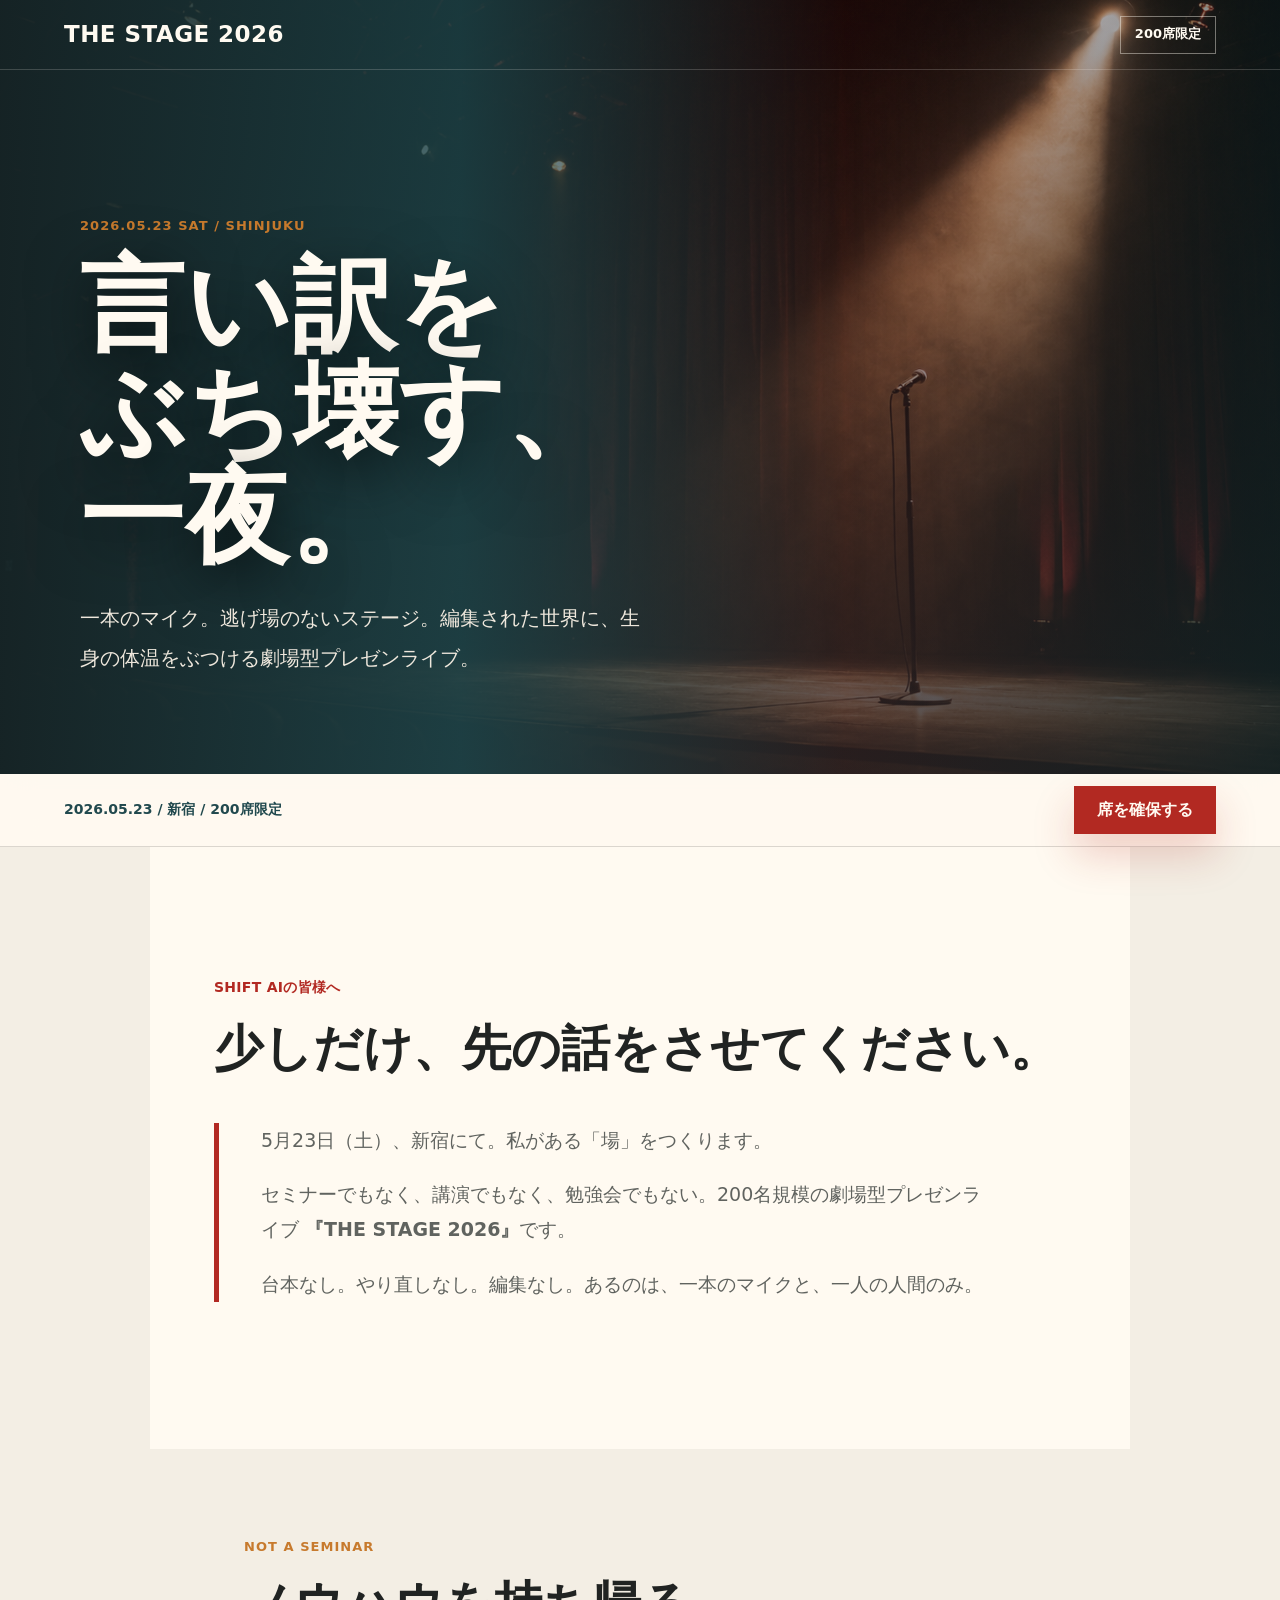
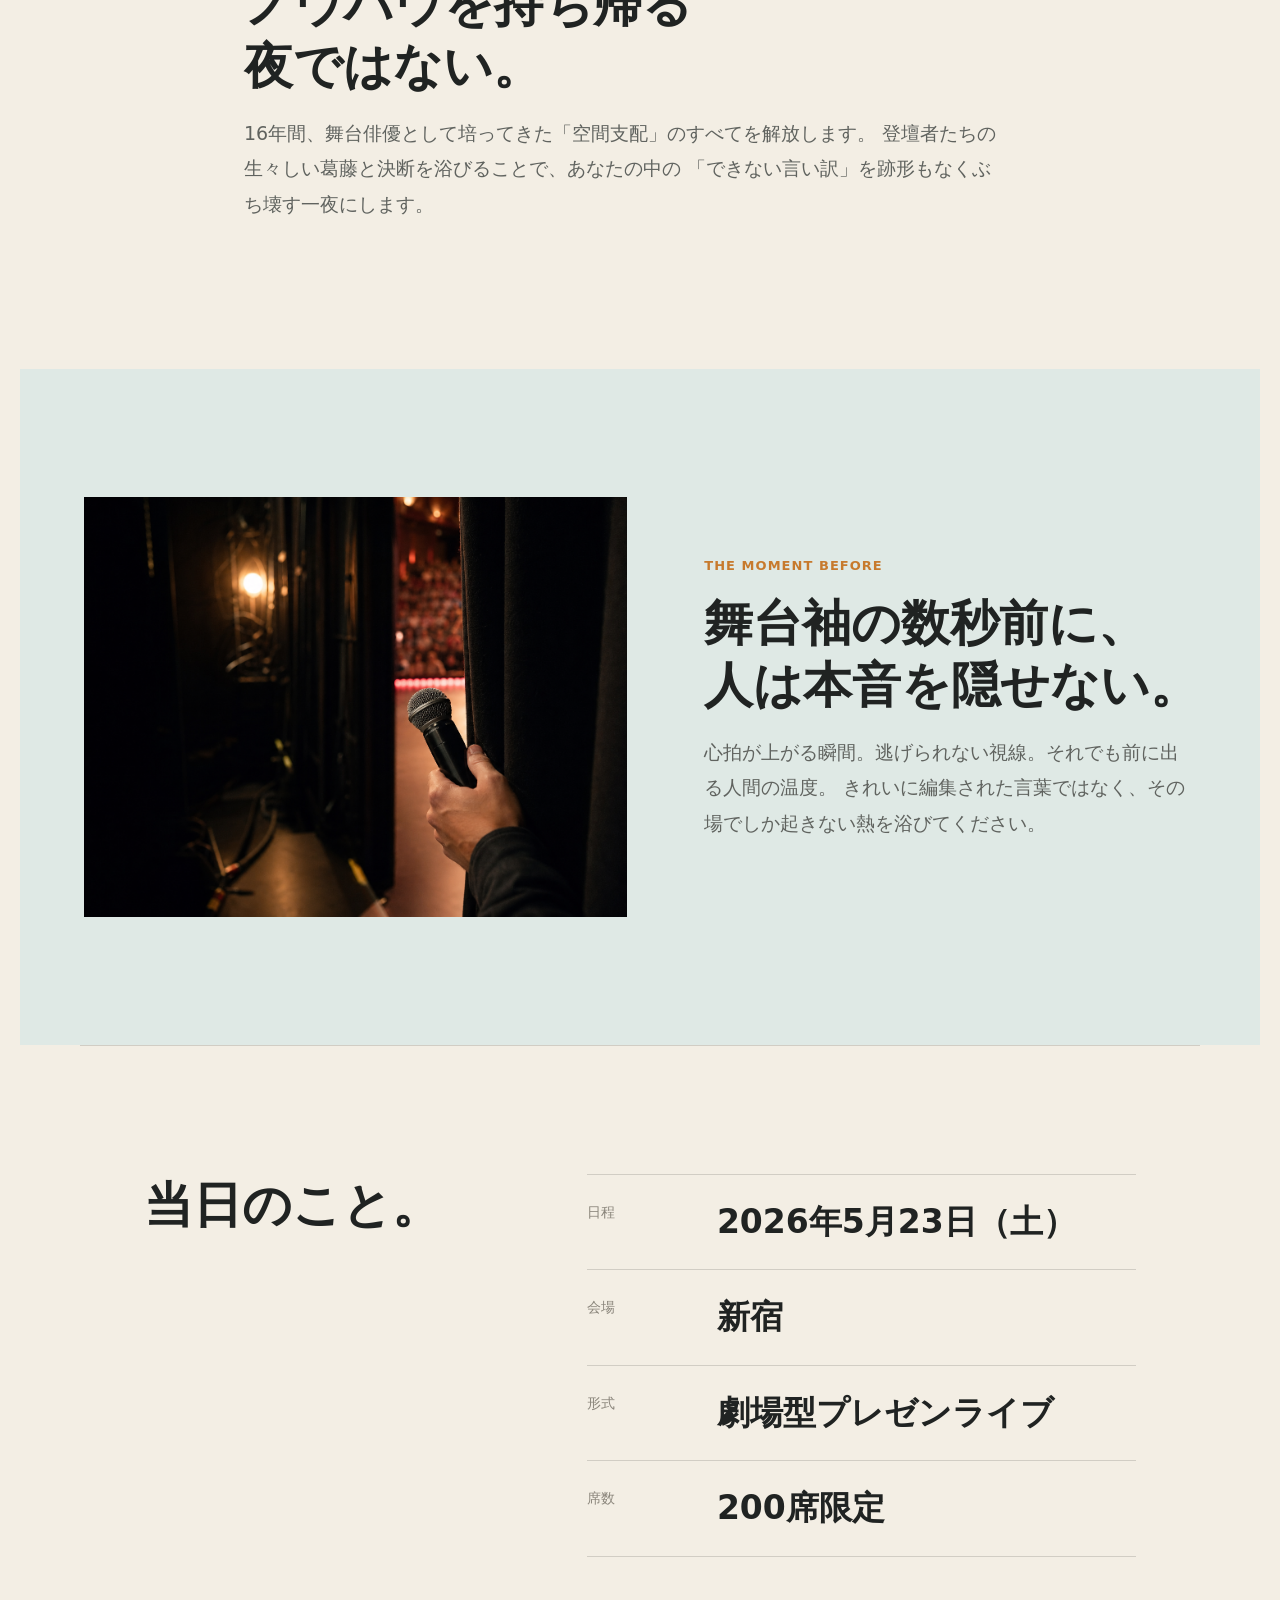
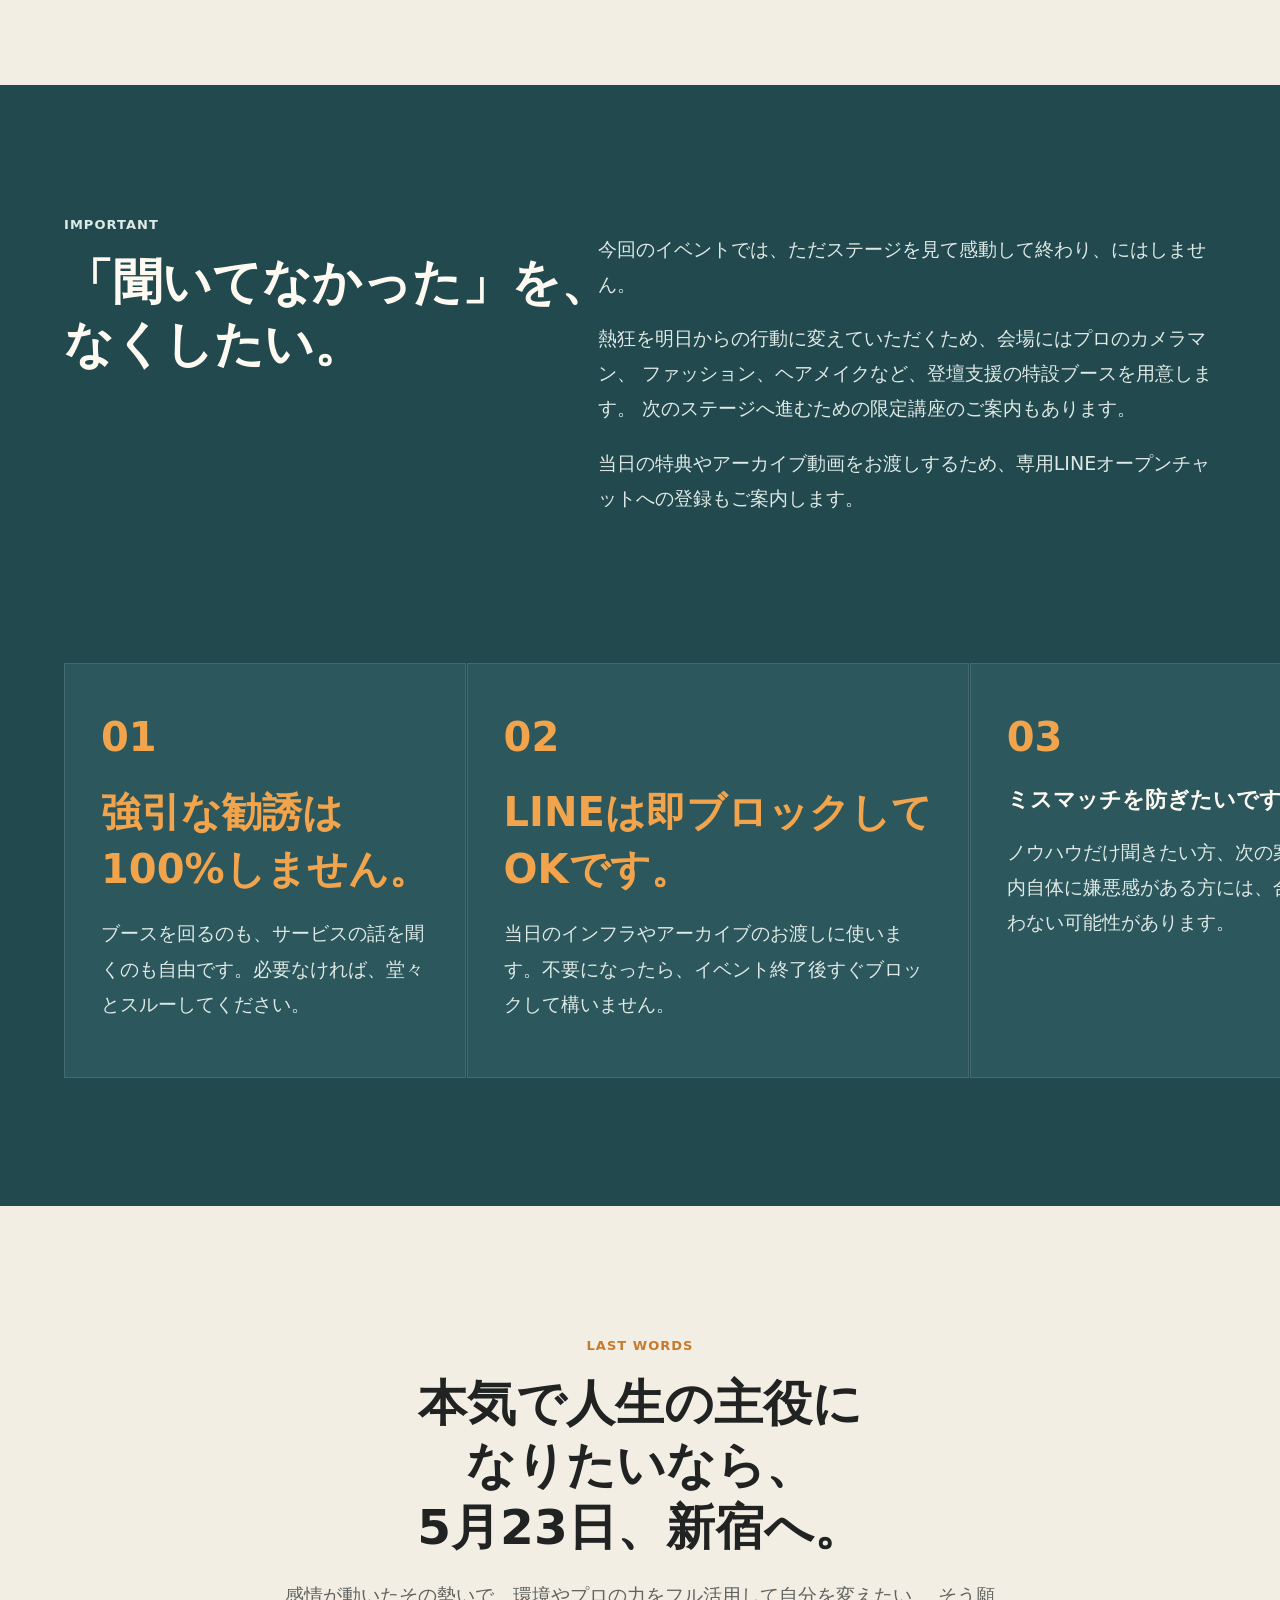
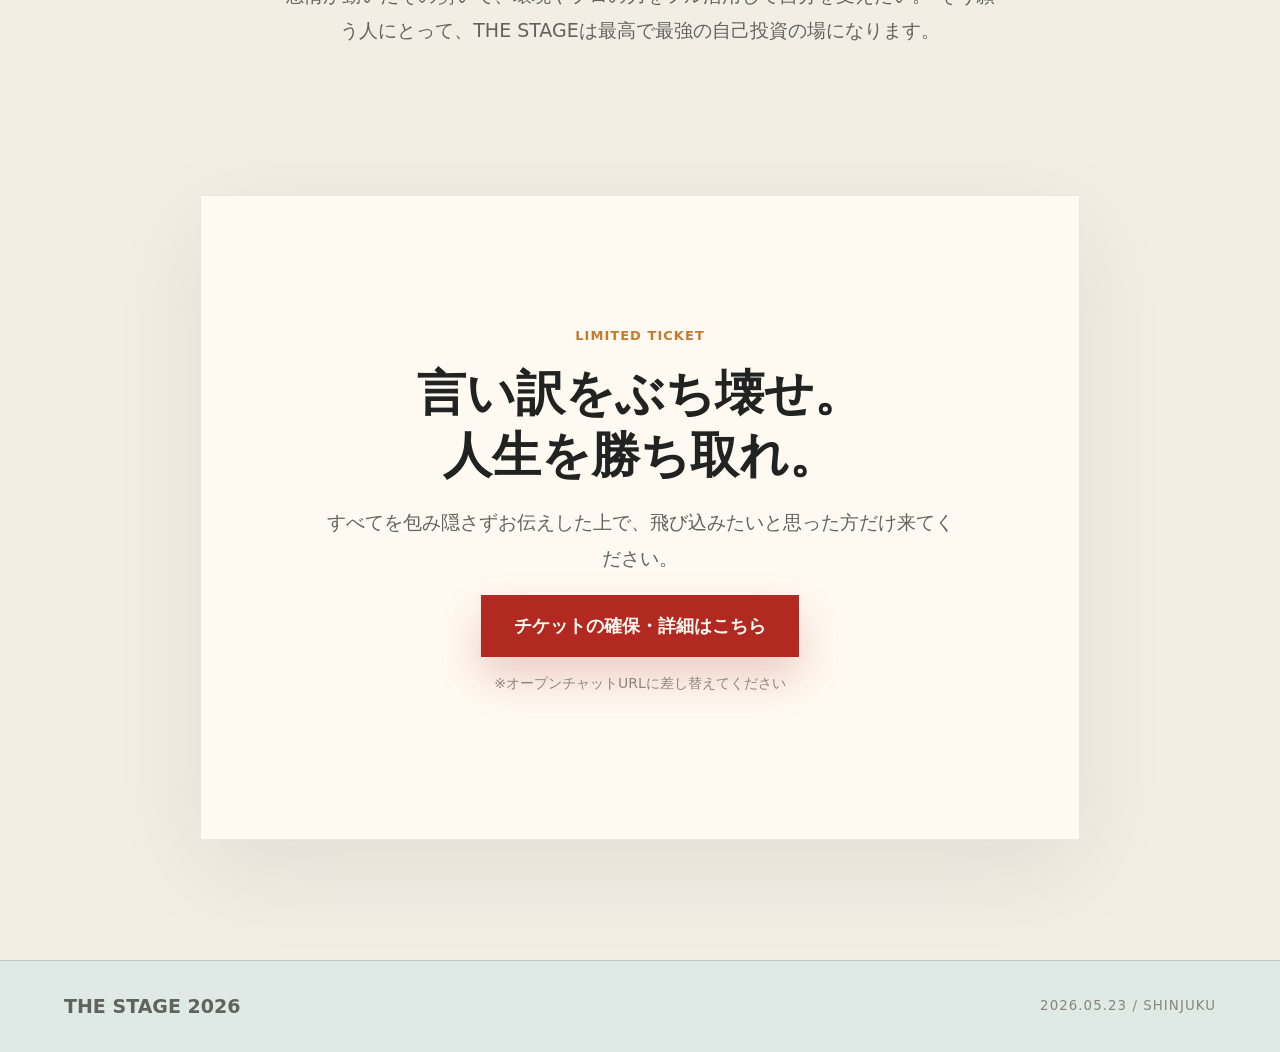
<file: index.html>
<!doctype html>
<html lang="ja">
  <head>
    <meta charset="utf-8">
    <meta name="viewport" content="width=device-width, initial-scale=1">
    <title>THE STAGE 2026 | 言い訳をぶち壊す、一夜限りのステージ</title>
    <meta
      name="description"
      content="2026年5月23日、新宿。200名限定の劇場型プレゼンライブ THE STAGE 2026。編集なし、やり直しなしの一夜へ。"
    >
    <link rel="preload" href="assets/hero-stage.png" as="image">
    <link rel="stylesheet" href="styles.css">
  </head>
  <body>
    <header id="top" class="hero" aria-label="THE STAGE 2026">
      <div class="hero__image" aria-hidden="true"></div>
      <nav class="topbar" aria-label="イベント概要">
        <a class="brand" href="#top">THE STAGE 2026</a>
        <a class="topbar__ticket" href="#ticket">200席限定</a>
      </nav>

      <div class="hero__content">
        <p class="kicker">2026.05.23 SAT / SHINJUKU</p>
        <h1>
          <span class="line">言い訳を</span>
          <span class="line">ぶち壊す、</span>
          <span class="line">一夜。</span>
        </h1>
        <p class="lead">
          一本のマイク。逃げ場のないステージ。編集された世界に、生身の体温をぶつける劇場型プレゼンライブ。
        </p>
      </div>
    </header>

    <aside class="ticket-strip" aria-label="チケット導線">
      <span>2026.05.23 / 新宿 / 200席限定</span>
      <a class="button button--primary" href="#ticket">席を確保する</a>
    </aside>

    <main>
      <section class="letter" aria-labelledby="letter-title">
        <div class="letter__eyebrow">SHIFT AIの皆様へ</div>
        <h2 id="letter-title">少しだけ、先の話をさせてください。</h2>
        <div class="letter__body">
          <p>
            5月23日（土）、新宿にて。私がある「場」をつくります。
          </p>
          <p>
            セミナーでもなく、講演でもなく、勉強会でもない。200名規模の劇場型プレゼンライブ
            <strong>『THE STAGE 2026』</strong>です。
          </p>
          <p>
            台本なし。やり直しなし。編集なし。あるのは、一本のマイクと、一人の人間のみ。
          </p>
        </div>
      </section>

      <section class="break" aria-labelledby="break-title">
        <p class="section-label">Not a Seminar</p>
        <h2 id="break-title">
          <span class="line">ノウハウを持ち帰る</span>
          <span class="line">夜ではない。</span>
        </h2>
        <p>
          16年間、舞台俳優として培ってきた「空間支配」のすべてを解放します。
          登壇者たちの生々しい葛藤と決断を浴びることで、あなたの中の
          「できない言い訳」を跡形もなくぶち壊す一夜にします。
        </p>
      </section>

      <section class="backstage" aria-labelledby="backstage-title">
        <figure class="backstage__photo">
          <img src="assets/backstage-mic.png" alt="舞台袖でマイクを握る手と、客席の光">
        </figure>
        <div class="backstage__copy">
          <p class="section-label">The Moment Before</p>
          <h2 id="backstage-title">
            <span class="line">舞台袖の数秒前に、</span>
            <span class="line">人は本音を隠せない。</span>
          </h2>
          <p>
            心拍が上がる瞬間。逃げられない視線。それでも前に出る人間の温度。
            きれいに編集された言葉ではなく、その場でしか起きない熱を浴びてください。
          </p>
        </div>
      </section>

      <section class="facts" aria-labelledby="facts-title">
        <h2 id="facts-title">当日のこと。</h2>
        <dl class="fact-list">
          <div>
            <dt>日程</dt>
            <dd>2026年5月23日（土）</dd>
          </div>
          <div>
            <dt>会場</dt>
            <dd>新宿</dd>
          </div>
          <div>
            <dt>形式</dt>
            <dd>劇場型プレゼンライブ</dd>
          </div>
          <div>
            <dt>席数</dt>
            <dd>200席限定</dd>
          </div>
        </dl>
      </section>

      <section class="notice" aria-labelledby="notice-title">
        <div class="notice__title">
          <p class="section-label">Important</p>
          <h2 id="notice-title">
            <span class="line">「聞いてなかった」を、</span>
            <span class="line">なくしたい。</span>
          </h2>
        </div>
        <div class="notice__body">
          <p>
            今回のイベントでは、ただステージを見て感動して終わり、にはしません。
          </p>
          <p>
            熱狂を明日からの行動に変えていただくため、会場にはプロのカメラマン、
            ファッション、ヘアメイクなど、登壇支援の特設ブースを用意します。
            次のステージへ進むための限定講座のご案内もあります。
          </p>
          <p>
            当日の特典やアーカイブ動画をお渡しするため、専用LINEオープンチャットへの登録もご案内します。
          </p>
        </div>
      </section>

      <section class="promises" aria-label="お約束">
        <article>
          <span>01</span>
          <h3>
            <span class="line">強引な勧誘は</span>
            <span class="line">100%しません。</span>
          </h3>
          <p>ブースを回るのも、サービスの話を聞くのも自由です。必要なければ、堂々とスルーしてください。</p>
        </article>
        <article>
          <span>02</span>
          <h3>
            <span class="line">LINEは即ブロックして</span>
            <span class="line">OKです。</span>
          </h3>
          <p>当日のインフラやアーカイブのお渡しに使います。不要になったら、イベント終了後すぐブロックして構いません。</p>
        </article>
        <article>
          <span>03</span>
          <h3>ミスマッチを防ぎたいです。</h3>
          <p>ノウハウだけ聞きたい方、次の案内自体に嫌悪感がある方には、合わない可能性があります。</p>
        </article>
      </section>

      <section class="closing" aria-labelledby="closing-title">
        <p class="section-label">Last Words</p>
        <h2 id="closing-title">
          <span class="line">本気で人生の主役に</span>
          <span class="line">なりたいなら、</span>
          <span class="line">5月23日、新宿へ。</span>
        </h2>
        <p>
          感情が動いたその勢いで、環境やプロの力をフル活用して自分を変えたい。
          そう願う人にとって、THE STAGEは最高で最強の自己投資の場になります。
        </p>
      </section>

      <section id="ticket" class="ticket" aria-labelledby="ticket-title">
        <p class="section-label">Limited Ticket</p>
        <h2 id="ticket-title">
          <span class="line">言い訳をぶち壊せ。</span>
          <span class="line">人生を勝ち取れ。</span>
        </h2>
        <p>すべてを包み隠さずお伝えした上で、飛び込みたいと思った方だけ来てください。</p>
        <a class="button button--primary button--large" href="#" aria-label="チケットの確保・詳細はこちら">
          チケットの確保・詳細はこちら
        </a>
        <p class="ticket__note">※オープンチャットURLに差し替えてください</p>
      </section>
    </main>

    <footer class="footer">
      <p>THE STAGE 2026</p>
      <small>2026.05.23 / SHINJUKU</small>
    </footer>
  </body>
</html>
</file>
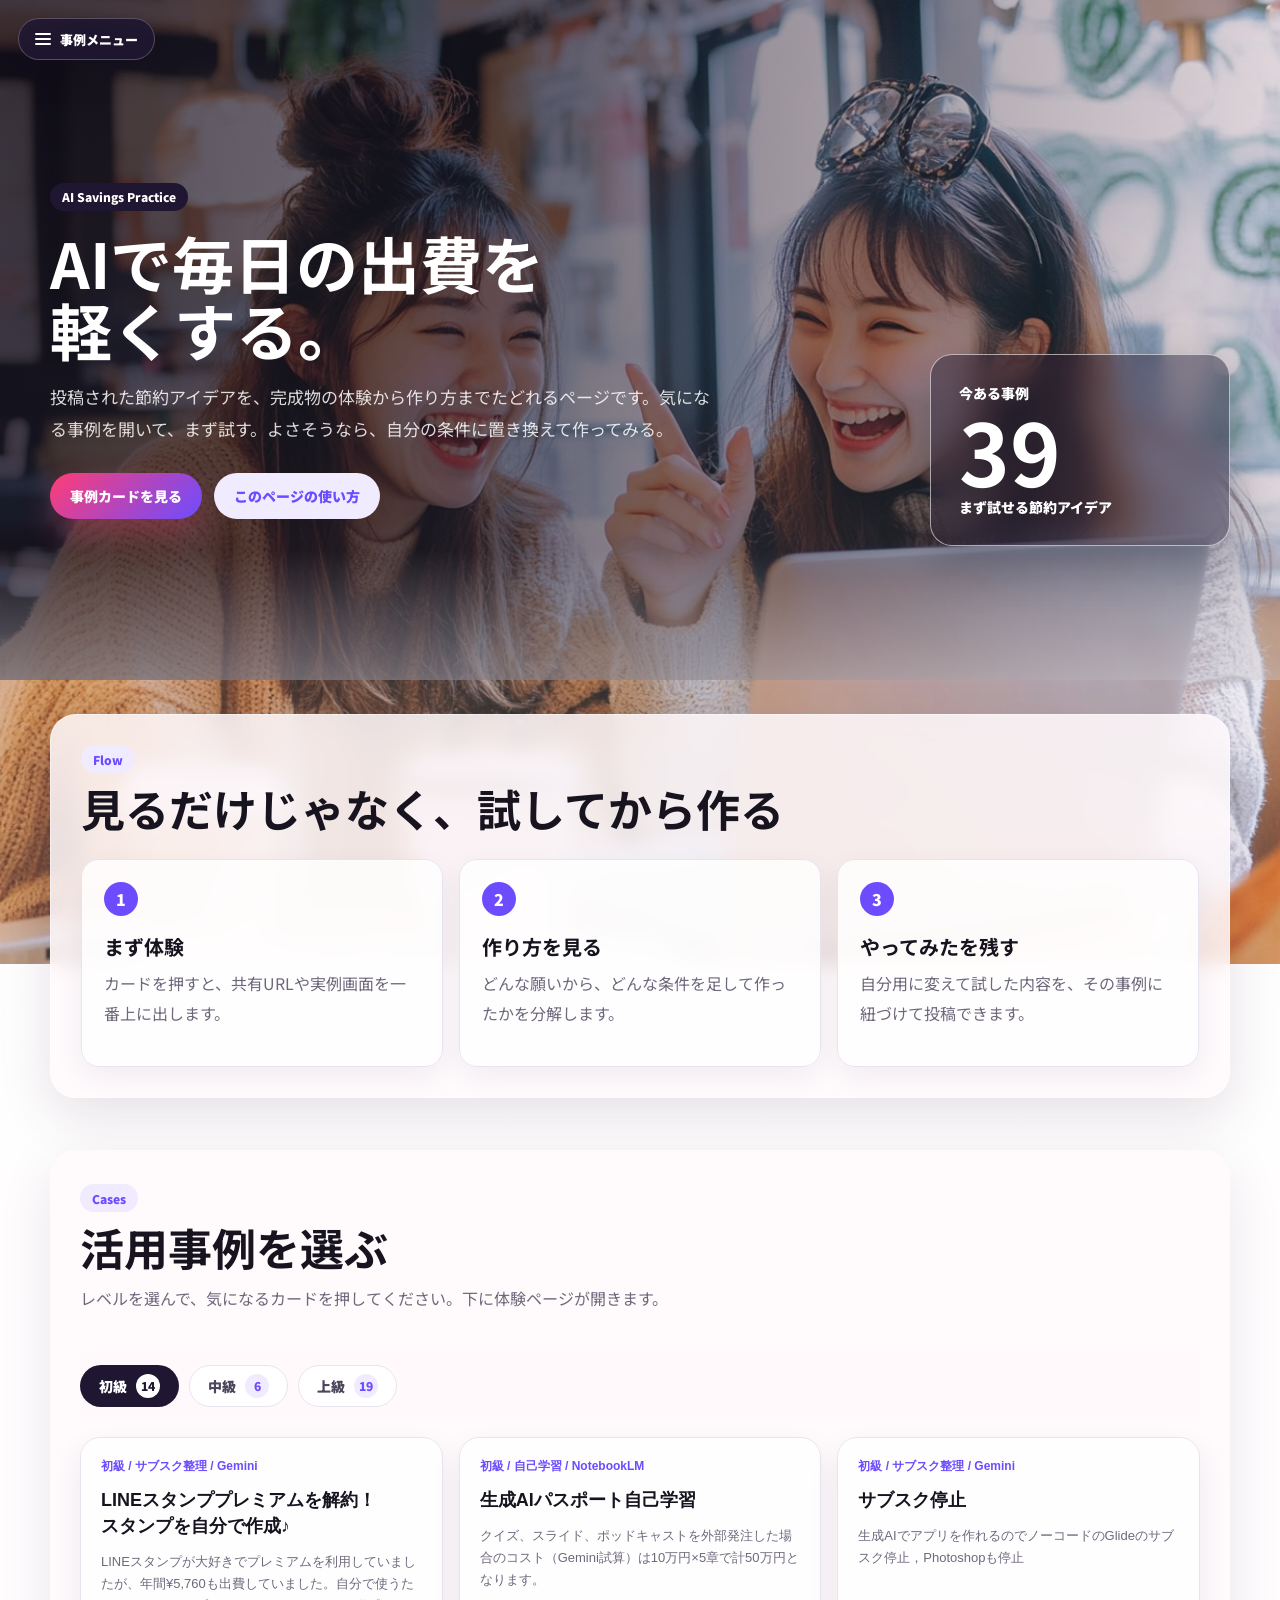
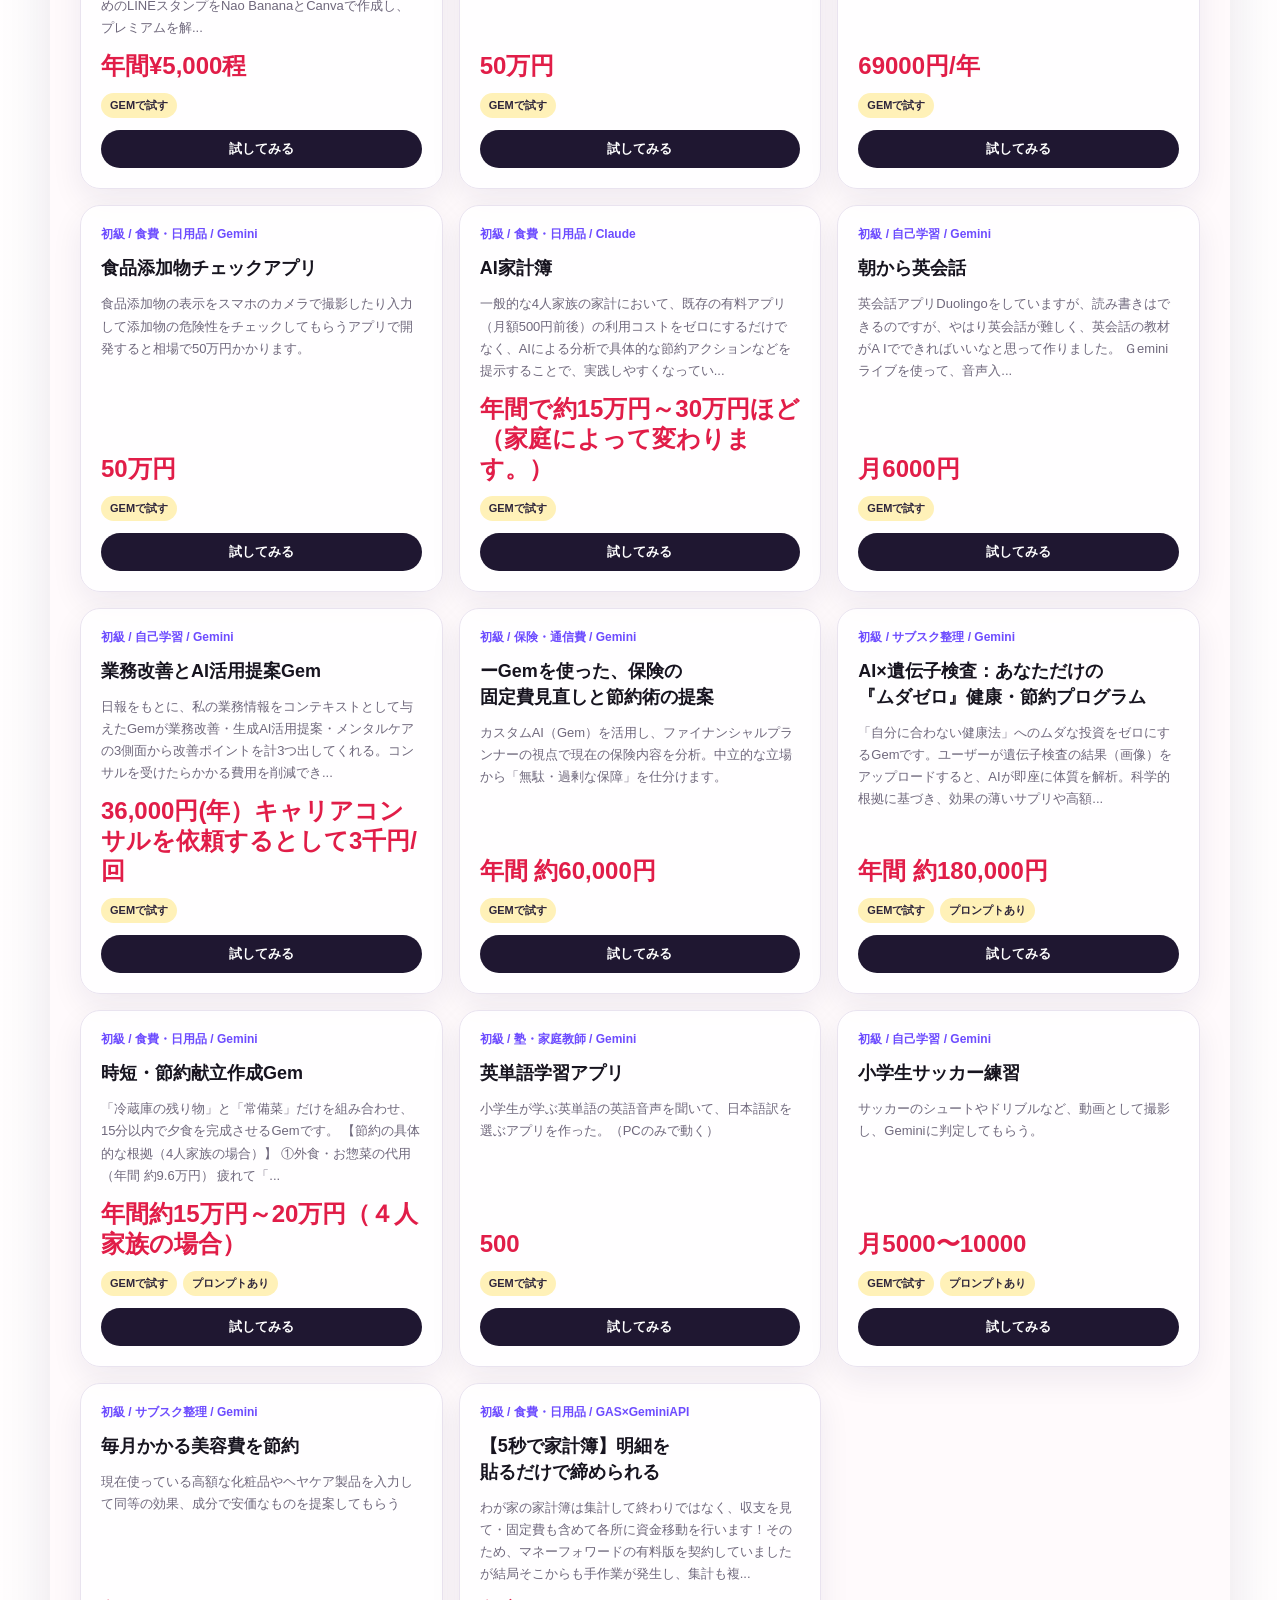
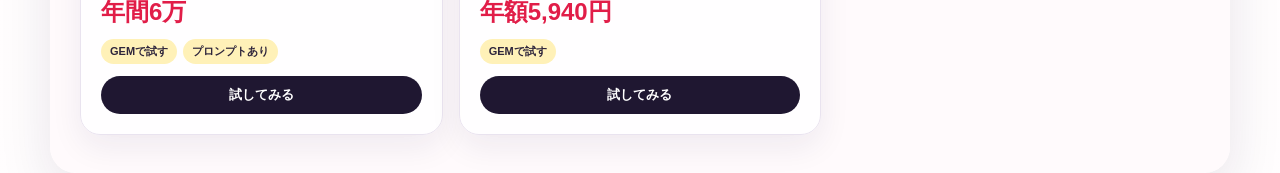
<file: test0612/index.html>
<!doctype html>
<html lang="ja">
<head>
  <meta charset="utf-8">
  <meta name="viewport" content="width=device-width, initial-scale=1">
  <title>AI節約術 体験ページ 仮版</title>
  <meta name="description" content="AI節約術の活用事例を見て、実際に試して、自分でも作ってみるための仮ページです。">
  <link rel="preconnect" href="https://fonts.googleapis.com">
  <link rel="preconnect" href="https://fonts.gstatic.com" crossorigin>
  <link href="https://fonts.googleapis.com/css2?family=Noto+Sans+JP:wght@400;700;900&display=swap" rel="stylesheet">
  <link rel="stylesheet" href="style.css">
</head>
<body>
  <button class="dashboard-toggle" type="button" data-dashboard-toggle aria-controls="case-dashboard" aria-expanded="false">
    <span></span>
    事例メニュー
  </button>
  <div class="dashboard-scrim" data-dashboard-scrim hidden></div>
  <aside class="case-dashboard" id="case-dashboard" data-dashboard hidden>
    <div class="dashboard-head">
      <div>
        <p class="brand-sub">AI Savings Practice</p>
        <h2>事例ダッシュボード</h2>
      </div>
      <button class="dashboard-close" type="button" data-dashboard-close aria-label="閉じる">×</button>
    </div>
    <p class="dashboard-lead">左のメニューで事例を選ぶと、ページ下に体験用のトリセツが開きます。</p>
    <div class="dashboard-tabs" role="tablist" aria-label="メニュー内レベル別事例">
      <button class="dashboard-tab is-active" type="button" data-level-tab="beginner">初級 <span data-count="beginner"></span></button>
      <button class="dashboard-tab" type="button" data-level-tab="middle">中級 <span data-count="middle"></span></button>
      <button class="dashboard-tab" type="button" data-level-tab="advanced">上級 <span data-count="advanced"></span></button>
    </div>
    <div class="dashboard-list" data-dashboard-list></div>
  </aside>

  <main>
    <section class="lp-hero">
      <div class="hero-copy">
        <p class="eyebrow">AI Savings Practice</p>
        <h1><span>AIで毎日の出費を</span><span>軽くする。</span></h1>
        <p class="lead">投稿された節約アイデアを、完成物の体験から作り方までたどれるページです。気になる事例を開いて、まず試す。よさそうなら、自分の条件に置き換えて作ってみる。</p>
        <div class="hero-actions">
          <a class="btn btn-primary" href="#cases">事例カードを見る</a>
          <a class="btn btn-secondary" href="#how">このページの使い方</a>
        </div>
      </div>
      <div class="hero-photo" aria-hidden="true">
        <div class="saving-ticket">
          <span>今ある事例</span>
          <strong data-total-count>39</strong>
          <em>まず試せる節約アイデア</em>
        </div>
      </div>
    </section>

    <section class="how-section reveal-section" id="how">
      <div class="section-head">
        <p class="eyebrow light">Flow</p>
        <h2>見るだけじゃなく、試してから作る</h2>
      </div>
      <div class="flow-grid">
        <article>
          <span>1</span>
          <h3>まず体験</h3>
          <p>カードを押すと、共有URLや実例画面を一番上に出します。</p>
        </article>
        <article>
          <span>2</span>
          <h3>作り方を見る</h3>
          <p>どんな願いから、どんな条件を足して作ったかを分解します。</p>
        </article>
        <article>
          <span>3</span>
          <h3>やってみたを残す</h3>
          <p>自分用に変えて試した内容を、その事例に紐づけて投稿できます。</p>
        </article>
      </div>
    </section>

    <section class="cases-section" id="cases">
      <div class="section-head">
        <p class="eyebrow light">Cases</p>
        <h2>活用事例を選ぶ</h2>
        <p>レベルを選んで、気になるカードを押してください。下に体験ページが開きます。</p>
      </div>

      <div class="level-tabs" role="tablist" aria-label="レベル別事例">
        <button class="level-tab is-active" type="button" data-level-tab="beginner">初級 <span data-count-main="beginner"></span></button>
        <button class="level-tab" type="button" data-level-tab="middle">中級 <span data-count-main="middle"></span></button>
        <button class="level-tab" type="button" data-level-tab="advanced">上級 <span data-count-main="advanced"></span></button>
      </div>

      <div class="case-grid" data-case-grid></div>
    </section>

    <article class="manual-section" id="manual" data-case-detail hidden>
      <div class="manual-hero">
        <div>
          <p class="eyebrow light" data-detail-level></p>
          <h2 data-detail-title></h2>
          <p class="manual-summary" data-detail-summary></p>
        </div>
        <div class="saving-box">
          <span>削減目安</span>
          <strong data-detail-saving></strong>
        </div>
      </div>

      <section class="manual-block first-try">
        <div>
          <h3>まず試す</h3>
          <p data-detail-try></p>
        </div>
        <a class="source-link" href="#" target="_blank" rel="noopener" data-detail-link hidden>URLを開いて体験する</a>
      </section>

      <section class="manual-block">
        <h3>この事例で何ができる？</h3>
        <div data-detail-story></div>
      </section>

      <section class="manual-block">
        <h3>真似して作る手順</h3>
        <div class="build-steps" data-detail-steps></div>
      </section>

      <section class="manual-block prompt-block" data-prompt-box hidden>
        <div class="prompt-head">
          <h3>使えるプロンプト</h3>
          <button class="copy-btn" type="button" data-copy-detail>プロンプトをコピー</button>
        </div>
        <pre data-detail-prompt></pre>
      </section>

      <section class="manual-block">
        <h3>自分でも工夫して作ってみた</h3>
        <form class="practice-form" data-practice-form>
          <input type="hidden" name="caseId" data-form-case-id>
          <label>
            名前
            <input name="name" placeholder="例：匿名さん">
          </label>
          <label>
            実際に試してどうでしたか？
            <textarea name="note" required placeholder="例：冷蔵庫の残り物を入れたら、夕食案が3つ出ました。"></textarea>
          </label>
          <label>
            自分用に変えたところ
            <textarea name="tweak" placeholder="例：子ども向け、15分以内、買い足しなしの条件を足しました。"></textarea>
          </label>
          <button class="btn btn-submit" type="submit">やってみたを提出する</button>
          <p class="form-status" data-form-status></p>
        </form>
      </section>

      <section class="manual-block">
        <h3>この事例をやってみた人</h3>
        <div class="log-list" data-log-list></div>
      </section>
    </article>
  </main>

  <script src="cases-data.js"></script>
  <script src="app.js"></script>
</body>
</html>
</file>
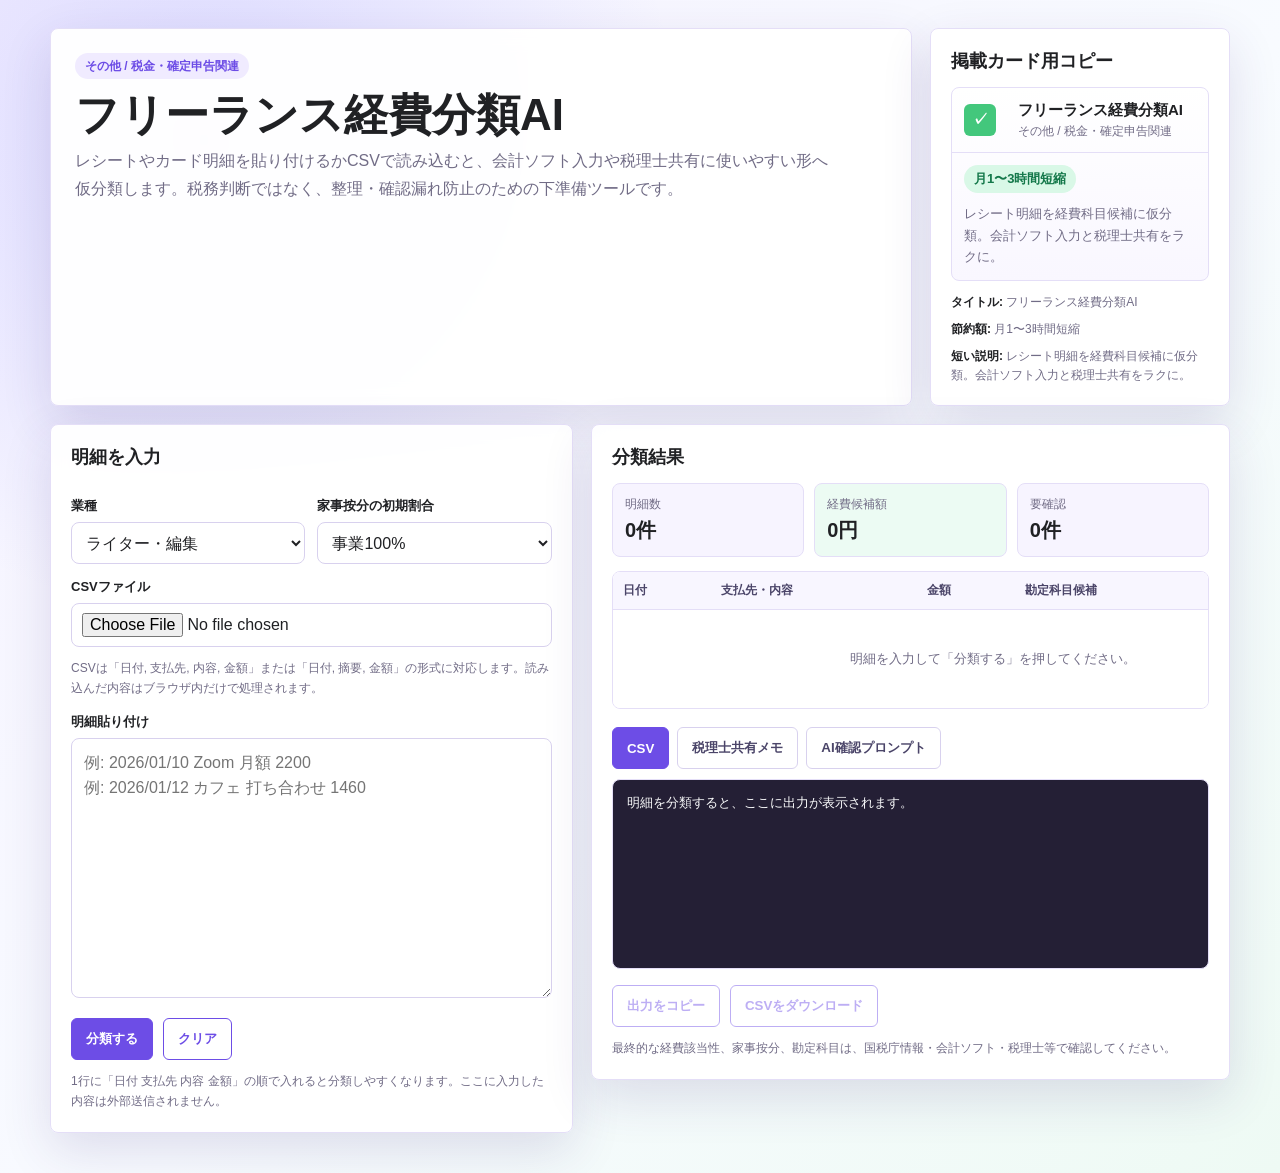
<file: tools/expense-classifier-ai/index.html>
<!doctype html>
<html lang="ja">
<head>
  <meta charset="utf-8">
  <meta name="viewport" content="width=device-width, initial-scale=1">
  <title>フリーランス経費分類AI</title>
  <style>
    :root {
      color-scheme: light;
      --ink: #202124;
      --muted: #716c86;
      --line: #e4def7;
      --soft: #f7f4ff;
      --soft-green: #ecfbf3;
      --panel: rgba(255, 255, 255, .95);
      --accent: #6d4de6;
      --accent-ink: #ffffff;
      --ok: #43c77c;
      --warn: #b45309;
      --danger: #b91c1c;
      --shadow: 0 18px 50px rgba(62, 46, 117, .14);
    }

    * {
      box-sizing: border-box;
    }

    body {
      margin: 0;
      min-height: 100vh;
      font-family: -apple-system, BlinkMacSystemFont, "Segoe UI", sans-serif;
      color: var(--ink);
      background:
        radial-gradient(circle at 16% 12%, rgba(111, 115, 255, .2), transparent 32%),
        linear-gradient(135deg, #f5f1ff 0%, #f8fbff 54%, #eefaf4 100%);
      letter-spacing: 0;
    }

    main {
      width: min(1180px, calc(100% - 32px));
      margin: 28px auto 40px;
    }

    header {
      display: grid;
      grid-template-columns: 1fr 300px;
      gap: 18px;
      align-items: stretch;
      margin-bottom: 18px;
    }

    .hero,
    .listing-copy,
    section {
      border: 1px solid var(--line);
      border-radius: 8px;
      background: var(--panel);
      box-shadow: var(--shadow);
      backdrop-filter: blur(10px);
    }

    .hero,
    .listing-copy,
    section {
      padding: 20px;
    }

    .hero {
      padding: 24px;
    }

    .eyebrow {
      display: inline-flex;
      align-items: center;
      min-height: 26px;
      padding: 0 10px;
      border-radius: 999px;
      background: #f0ebff;
      color: var(--accent);
      font-size: 12px;
      font-weight: 800;
    }

    h1 {
      margin: 12px 0 8px;
      font-size: clamp(28px, 4vw, 44px);
      line-height: 1.08;
    }

    h2 {
      margin: 0 0 14px;
      font-size: 18px;
    }

    .lead {
      max-width: 760px;
      margin: 0;
      color: var(--muted);
      font-size: 16px;
      line-height: 1.75;
    }

    .mini-card {
      border: 1px solid var(--line);
      border-radius: 8px;
      background: linear-gradient(180deg, #ffffff 0%, #f9f7ff 100%);
      overflow: hidden;
    }

    .mini-card-head {
      display: grid;
      grid-template-columns: 44px 1fr;
      gap: 10px;
      align-items: center;
      padding: 12px;
      border-bottom: 1px solid var(--line);
    }

    .check {
      display: grid;
      place-items: center;
      width: 32px;
      height: 32px;
      border-radius: 6px;
      background: var(--ok);
      color: #fff;
      font-weight: 900;
    }

    .mini-title {
      margin: 0;
      font-size: 15px;
      font-weight: 800;
      line-height: 1.35;
    }

    .mini-meta {
      margin: 3px 0 0;
      color: var(--muted);
      font-size: 12px;
    }

    .mini-body {
      padding: 12px;
    }

    .saving-amount {
      display: inline-flex;
      min-height: 28px;
      align-items: center;
      padding: 0 10px;
      border-radius: 999px;
      background: #d9f8e7;
      color: #14784a;
      font-size: 13px;
      font-weight: 800;
    }

    .mini-description,
    .note {
      color: var(--muted);
      line-height: 1.65;
    }

    .mini-description {
      margin: 10px 0 0;
      font-size: 13px;
    }

    .copy-list {
      display: grid;
      gap: 8px;
      margin-top: 12px;
      color: var(--muted);
      font-size: 12px;
      line-height: 1.6;
    }

    .copy-list strong {
      color: var(--ink);
    }

    .grid {
      display: grid;
      grid-template-columns: minmax(320px, .9fr) minmax(420px, 1.1fr);
      gap: 18px;
      align-items: start;
    }

    label {
      display: block;
      margin: 14px 0 7px;
      font-weight: 800;
      font-size: 13px;
    }

    textarea,
    input,
    select {
      width: 100%;
      border: 1px solid #d8d1ee;
      border-radius: 8px;
      background: #fff;
      color: var(--ink);
      font: inherit;
      outline-color: var(--accent);
    }

    textarea {
      min-height: 260px;
      padding: 12px;
      resize: vertical;
      line-height: 1.55;
    }

    input,
    select {
      min-height: 42px;
      padding: 0 10px;
    }

    input[type="file"] {
      padding: 9px 10px;
    }

    .row {
      display: grid;
      grid-template-columns: 1fr 1fr;
      gap: 12px;
    }

    .actions {
      display: flex;
      flex-wrap: wrap;
      gap: 10px;
      margin-top: 16px;
    }

    button {
      min-height: 42px;
      border: 1px solid var(--accent);
      border-radius: 6px;
      padding: 0 14px;
      background: var(--accent);
      color: var(--accent-ink);
      font-weight: 800;
      cursor: pointer;
    }

    button.secondary {
      background: #fff;
      color: var(--accent);
    }

    button:disabled {
      opacity: .45;
      cursor: not-allowed;
    }

    .note {
      margin: 12px 0 0;
      font-size: 12px;
    }

    .summary {
      display: grid;
      grid-template-columns: repeat(3, 1fr);
      gap: 10px;
      margin-bottom: 14px;
    }

    .metric {
      padding: 12px;
      border: 1px solid var(--line);
      border-radius: 8px;
      background: var(--soft);
    }

    .metric:nth-child(2) {
      background: var(--soft-green);
    }

    .metric span {
      display: block;
      color: var(--muted);
      font-size: 12px;
    }

    .metric strong {
      display: block;
      margin-top: 4px;
      font-size: 20px;
    }

    .table-wrap {
      overflow: auto;
      border: 1px solid var(--line);
      border-radius: 8px;
      background: #fff;
    }

    table {
      width: 100%;
      min-width: 760px;
      border-collapse: collapse;
      font-size: 13px;
    }

    th,
    td {
      padding: 10px;
      border-bottom: 1px solid var(--line);
      text-align: left;
      vertical-align: top;
    }

    th {
      position: sticky;
      top: 0;
      background: #f8f6ff;
      color: #4b4569;
      font-size: 12px;
    }

    tr:last-child td {
      border-bottom: 0;
    }

    .empty {
      padding: 30px 16px;
      color: var(--muted);
      text-align: center;
    }

    .badge {
      display: inline-flex;
      align-items: center;
      min-height: 24px;
      padding: 2px 8px;
      border-radius: 999px;
      background: #e8fff0;
      color: #14784a;
      font-weight: 800;
      white-space: nowrap;
    }

    .low {
      background: #fff7ed;
      color: var(--warn);
    }

    .error {
      color: var(--danger);
      font-weight: 700;
    }

    .tabs {
      display: flex;
      flex-wrap: wrap;
      gap: 8px;
      margin: 18px 0 10px;
    }

    .tab {
      border-color: #d8d1ee;
      background: #fff;
      color: #4b4569;
    }

    .tab.active {
      border-color: var(--accent);
      background: var(--accent);
      color: #fff;
    }

    pre {
      min-height: 190px;
      margin: 0;
      padding: 14px;
      overflow: auto;
      border: 1px solid var(--line);
      border-radius: 8px;
      background: #241f35;
      color: #f9fafb;
      white-space: pre-wrap;
      line-height: 1.55;
      font-size: 13px;
    }

    @media (max-width: 900px) {
      header,
      .grid,
      .row {
        grid-template-columns: 1fr;
      }

      main {
        width: min(100% - 20px, 680px);
        margin: 18px auto;
      }

      .summary {
        grid-template-columns: 1fr;
      }
    }
  </style>
</head>
<body>
  <main>
    <header>
      <div class="hero">
        <span class="eyebrow">その他 / 税金・確定申告関連</span>
        <h1>フリーランス経費分類AI</h1>
        <p class="lead">レシートやカード明細を貼り付けるかCSVで読み込むと、会計ソフト入力や税理士共有に使いやすい形へ仮分類します。税務判断ではなく、整理・確認漏れ防止のための下準備ツールです。</p>
      </div>

      <aside class="listing-copy" aria-label="掲載カード用コピー">
        <h2>掲載カード用コピー</h2>
        <div class="mini-card">
          <div class="mini-card-head">
            <div class="check">✓</div>
            <div>
              <p class="mini-title">フリーランス経費分類AI</p>
              <p class="mini-meta">その他 / 税金・確定申告関連</p>
            </div>
          </div>
          <div class="mini-body">
            <span class="saving-amount">月1〜3時間短縮</span>
            <p class="mini-description">レシート明細を経費科目候補に仮分類。会計ソフト入力と税理士共有をラクに。</p>
          </div>
        </div>
        <div class="copy-list">
          <div><strong>タイトル:</strong> フリーランス経費分類AI</div>
          <div><strong>節約額:</strong> 月1〜3時間短縮</div>
          <div><strong>短い説明:</strong> レシート明細を経費科目候補に仮分類。会計ソフト入力と税理士共有をラクに。</div>
        </div>
      </aside>
    </header>

    <div class="grid">
      <section>
        <h2>明細を入力</h2>
        <div class="row">
          <div>
            <label for="business">業種</label>
            <select id="business">
              <option value="writer">ライター・編集</option>
              <option value="designer">デザイナー・クリエイター</option>
              <option value="engineer">エンジニア・開発者</option>
              <option value="consultant">コンサル・講師</option>
              <option value="other">その他</option>
            </select>
          </div>
          <div>
            <label for="privateRate">家事按分の初期割合</label>
            <select id="privateRate">
              <option value="0">事業100%</option>
              <option value="20">私用20%を除外</option>
              <option value="30">私用30%を除外</option>
              <option value="50">私用50%を除外</option>
            </select>
          </div>
        </div>

        <label for="csvFile">CSVファイル</label>
        <input id="csvFile" type="file" accept=".csv,text/csv">
        <p class="note">CSVは「日付, 支払先, 内容, 金額」または「日付, 摘要, 金額」の形式に対応します。読み込んだ内容はブラウザ内だけで処理されます。</p>

        <label for="items">明細貼り付け</label>
        <textarea id="items" placeholder="例: 2026/01/10 Zoom 月額 2200&#10;例: 2026/01/12 カフェ 打ち合わせ 1460"></textarea>

        <div class="actions">
          <button id="classify">分類する</button>
          <button class="secondary" id="clear">クリア</button>
        </div>
        <p class="note">1行に「日付 支払先 内容 金額」の順で入れると分類しやすくなります。ここに入力した内容は外部送信されません。</p>
      </section>

      <section>
        <h2>分類結果</h2>
        <div class="summary">
          <div class="metric">
            <span>明細数</span>
            <strong id="count">0件</strong>
          </div>
          <div class="metric">
            <span>経費候補額</span>
            <strong id="total">0円</strong>
          </div>
          <div class="metric">
            <span>要確認</span>
            <strong id="review">0件</strong>
          </div>
        </div>

        <div class="table-wrap">
          <table>
            <thead>
              <tr>
                <th>日付</th>
                <th>支払先・内容</th>
                <th>金額</th>
                <th>勘定科目候補</th>
                <th>確認メモ</th>
              </tr>
            </thead>
            <tbody id="result">
              <tr><td colspan="5"><div class="empty">明細を入力して「分類する」を押してください。</div></td></tr>
            </tbody>
          </table>
        </div>

        <div class="tabs">
          <button class="tab active" data-output="csv">CSV</button>
          <button class="tab" data-output="memo">税理士共有メモ</button>
          <button class="tab" data-output="prompt">AI確認プロンプト</button>
        </div>
        <pre id="output">明細を分類すると、ここに出力が表示されます。</pre>
        <div class="actions">
          <button class="secondary" id="copy" disabled>出力をコピー</button>
          <button class="secondary" id="downloadCsv" disabled>CSVをダウンロード</button>
        </div>
        <p class="note">最終的な経費該当性、家事按分、勘定科目は、国税庁情報・会計ソフト・税理士等で確認してください。</p>
      </section>
    </div>
  </main>

  <script>
    const rules = [
      { category: '旅費交通費', words: ['jr', '電車', '新幹線', 'タクシー', 'バス', '交通', 'suica', 'pasmo', '訪問', '出張'], memo: '取引先訪問や業務移動の目的をメモしておく' },
      { category: '通信費', words: ['docomo', 'ドコモ', 'au', 'softbank', '楽天モバイル', '通信', 'wifi', 'wi-fi', 'インターネット', '光回線', 'スマホ'], memo: '私用利用が混ざる場合は家事按分を確認' },
      { category: '消耗品費', words: ['amazon', '文具', 'ノート', 'コピー', 'プリンタ', 'インク', '備品', 'マウス', 'キーボード'], memo: '10万円以上の備品は資産計上の可能性を確認' },
      { category: '新聞図書費', words: ['書籍', '本', 'kindle', '参考書', '新聞', '雑誌', 'note'], memo: '業務との関連が分かるタイトルや用途を残す' },
      { category: '会議費', words: ['カフェ', '喫茶', '打ち合わせ', '会議', 'スタバ', 'starbucks', 'ドトール'], memo: '相手・目的・人数をメモしておく' },
      { category: '接待交際費', words: ['会食', '接待', '贈答', '手土産', '懇親'], memo: '相手先・目的・参加者をメモしておく' },
      { category: '地代家賃', words: ['コワーキング', 'オフィス', '家賃', 'レンタルスペース', 'シェアオフィス'], memo: '自宅兼用の場合は按分根拠を残す' },
      { category: '支払手数料', words: ['振込', '手数料', 'stripe', 'paypal', '決済'], memo: '売上入金に関する手数料か確認' },
      { category: '水道光熱費', words: ['電気', 'ガス', '水道', '東京電力', '関西電力'], memo: '自宅作業分は按分根拠を確認' },
      { category: '広告宣伝費', words: ['広告', 'meta', 'google ads', 'x広告', 'チラシ', 'ドメイン', 'サーバー'], memo: '案件獲得や集客との関連を残す' },
      { category: 'ソフトウェア利用料', words: ['adobe', 'creative cloud', 'zoom', 'notion', 'github', 'figma', 'canva', 'chatgpt', 'claude', 'gemini', 'slack'], memo: '業務利用サービスとして契約内容を保存' }
    ];

    let rows = [];
    let activeOutput = 'csv';

    const itemsEl = document.getElementById('items');
    const outputEl = document.getElementById('output');
    const copyButton = document.getElementById('copy');
    const downloadButton = document.getElementById('downloadCsv');

    function yen(value) {
      return new Intl.NumberFormat('ja-JP', { style: 'currency', currency: 'JPY', maximumFractionDigits: 0 }).format(value);
    }

    function splitCsvLine(line) {
      const cols = [];
      let current = '';
      let quoted = false;
      for (let i = 0; i < line.length; i += 1) {
        const char = line[i];
        const next = line[i + 1];
        if (char === '"' && quoted && next === '"') {
          current += '"';
          i += 1;
        } else if (char === '"') {
          quoted = !quoted;
        } else if (char === ',' && !quoted) {
          cols.push(current.trim());
          current = '';
        } else {
          current += char;
        }
      }
      cols.push(current.trim());
      return cols;
    }

    function csvToLines(text) {
      const lines = text.replace(/^\uFEFF/, '').split(/\r?\n/).map(line => line.trim()).filter(Boolean);
      if (!lines.length) return [];

      const first = splitCsvLine(lines[0]);
      const hasHeader = first.some(col => ['日付', 'date', '支払先', '内容', '摘要', '金額', 'amount'].includes(col.toLowerCase()));
      const dataLines = hasHeader ? lines.slice(1) : lines;
      const header = hasHeader ? first.map(col => col.toLowerCase()) : [];

      return dataLines.map(line => {
        const cols = splitCsvLine(line);
        if (hasHeader) {
          const get = names => {
            const index = header.findIndex(col => names.includes(col));
            return index >= 0 ? cols[index] || '' : '';
          };
          const date = get(['日付', 'date']);
          const payee = get(['支払先', '店名', 'payee', 'merchant']);
          const detail = get(['内容', '摘要', 'description', 'memo']);
          const amount = get(['金額', 'amount']);
          return [date, payee, detail, amount].filter(Boolean).join(' ');
        }
        return cols.join(' ');
      });
    }

    function parseLine(line) {
      const normalized = line.replace(/\t/g, ' ').replace(/\s+/g, ' ').trim();
      const dateMatch = normalized.match(/(20\d{2}[\/.-]\d{1,2}[\/.-]\d{1,2}|\d{1,2}[\/.-]\d{1,2})/);
      const amountMatch = normalized.match(/-?\d[\d,]*(?:\.\d+)?(?!.*\d)/);
      const date = dateMatch ? dateMatch[1].replace(/[.-]/g, '/') : '';
      const amount = amountMatch ? Math.round(Number(amountMatch[0].replace(/,/g, ''))) : 0;
      let description = normalized;
      if (dateMatch) description = description.replace(dateMatch[0], '').trim();
      if (amountMatch) description = description.replace(amountMatch[0], '').trim();
      return { date, description, amount };
    }

    function classify(description, amount) {
      const lower = description.toLowerCase();
      const hit = rules.find(rule => rule.words.some(word => lower.includes(word.toLowerCase())));
      if (!hit) {
        return { category: '要確認', confidence: 'low', memo: '業務関連性と勘定科目を確認' };
      }
      if (amount >= 100000 && ['消耗品費', 'ソフトウェア利用料'].includes(hit.category)) {
        return { category: hit.category, confidence: 'low', memo: '金額が大きいため資産計上・期間按分を確認' };
      }
      return { category: hit.category, confidence: 'high', memo: hit.memo };
    }

    function buildRows() {
      const privateRate = Number(document.getElementById('privateRate').value);
      rows = itemsEl.value
        .split('\n')
        .map(line => line.trim())
        .filter(Boolean)
        .map(line => {
          const parsed = parseLine(line);
          const classification = classify(parsed.description, parsed.amount);
          const hasPrivateUse = ['通信費', '水道光熱費', '地代家賃'].includes(classification.category);
          const expenseAmount = hasPrivateUse ? Math.round(parsed.amount * (100 - privateRate) / 100) : parsed.amount;
          return { ...parsed, ...classification, expenseAmount, hasPrivateUse };
        });
    }

    function renderTable() {
      const body = document.getElementById('result');
      if (!rows.length) {
        body.innerHTML = '<tr><td colspan="5"><div class="empty">明細を入力して「分類する」を押してください。</div></td></tr>';
        return;
      }
      body.innerHTML = rows.map(row => `
        <tr>
          <td>${escapeHtml(row.date || '-')}</td>
          <td>${escapeHtml(row.description || '-')}</td>
          <td>${yen(row.expenseAmount)}${row.hasPrivateUse ? `<br><small>元額 ${yen(row.amount)}</small>` : ''}</td>
          <td><span class="badge ${row.confidence === 'low' ? 'low' : ''}">${escapeHtml(row.category)}</span></td>
          <td>${escapeHtml(row.memo)}</td>
        </tr>
      `).join('');
    }

    function renderSummary() {
      document.getElementById('count').textContent = `${rows.length}件`;
      document.getElementById('total').textContent = yen(rows.reduce((sum, row) => sum + row.expenseAmount, 0));
      document.getElementById('review').textContent = `${rows.filter(row => row.confidence === 'low').length}件`;
    }

    function csvOutput() {
      const header = ['日付', '支払先・内容', '金額', '勘定科目候補', '確認メモ'];
      const lines = rows.map(row => [row.date, row.description, row.expenseAmount, row.category, row.memo]);
      return [header, ...lines].map(cols => cols.map(value => `"${String(value).replace(/"/g, '""')}"`).join(',')).join('\n');
    }

    function memoOutput() {
      const byCategory = rows.reduce((acc, row) => {
        acc[row.category] = (acc[row.category] || 0) + row.expenseAmount;
        return acc;
      }, {});
      const totals = Object.entries(byCategory).map(([category, total]) => `- ${category}: ${yen(total)}`).join('\n');
      const reviews = rows
        .filter(row => row.confidence === 'low')
        .map(row => `- ${row.date || '日付不明'} ${row.description}: ${row.memo}`)
        .join('\n') || '- なし';

      return `税理士共有メモ

業種: ${document.getElementById('business').selectedOptions[0].textContent}
対象: レシート・カード明細の仮分類

科目別集計
${totals || '- 明細なし'}

要確認
${reviews}

確認したいこと
- 家事按分の割合は妥当か
- 要確認の明細は経費にできるか
- 勘定科目を会計ソフト上でどれに合わせるべきか`;
    }

    function promptOutput() {
      return `あなたはフリーランスの確定申告準備を手伝うアシスタントです。
以下の明細を、会計ソフト入力前の下準備として仮分類してください。

目的:
- 勘定科目候補を出す
- 家事按分や業務関連性の確認が必要なものを示す
- 税理士に確認すべき質問をまとめる

注意:
- 税務判断を断定しない
- 不明なものは「要確認」にする
- 最終確認は国税庁情報または税理士に確認する前提にする

業種: ${document.getElementById('business').selectedOptions[0].textContent}
明細:
${itemsEl.value}`;
    }

    function renderOutput() {
      if (!rows.length) {
        outputEl.textContent = '明細を分類すると、ここに出力が表示されます。';
        copyButton.disabled = true;
        downloadButton.disabled = true;
        return;
      }
      if (activeOutput === 'csv') outputEl.textContent = csvOutput();
      if (activeOutput === 'memo') outputEl.textContent = memoOutput();
      if (activeOutput === 'prompt') outputEl.textContent = promptOutput();
      copyButton.disabled = false;
      downloadButton.disabled = false;
    }

    function downloadCsv() {
      if (!rows.length) return;
      const blob = new Blob(['\ufeff' + csvOutput()], { type: 'text/csv;charset=utf-8' });
      const url = URL.createObjectURL(blob);
      const link = document.createElement('a');
      link.href = url;
      link.download = 'freelance-expenses.csv';
      document.body.appendChild(link);
      link.click();
      link.remove();
      URL.revokeObjectURL(url);
    }

    function classifyAll() {
      buildRows();
      renderTable();
      renderSummary();
      renderOutput();
    }

    function clearAll() {
      itemsEl.value = '';
      document.getElementById('csvFile').value = '';
      rows = [];
      renderTable();
      renderSummary();
      renderOutput();
    }

    function escapeHtml(value) {
      return String(value)
        .replace(/&/g, '&amp;')
        .replace(/</g, '&lt;')
        .replace(/>/g, '&gt;')
        .replace(/"/g, '&quot;')
        .replace(/'/g, '&#039;');
    }

    document.getElementById('classify').addEventListener('click', classifyAll);
    document.getElementById('clear').addEventListener('click', clearAll);
    document.getElementById('csvFile').addEventListener('change', event => {
      const file = event.target.files[0];
      if (!file) return;
      const reader = new FileReader();
      reader.onload = () => {
        const lines = csvToLines(String(reader.result));
        itemsEl.value = lines.join('\n');
        classifyAll();
      };
      reader.onerror = () => {
        outputEl.innerHTML = '<span class="error">CSVファイルを読み込めませんでした。</span>';
      };
      reader.readAsText(file, 'utf-8');
    });
    document.querySelectorAll('.tab').forEach(button => {
      button.addEventListener('click', () => {
        activeOutput = button.dataset.output;
        document.querySelectorAll('.tab').forEach(tab => tab.classList.remove('active'));
        button.classList.add('active');
        renderOutput();
      });
    });
    copyButton.addEventListener('click', async () => {
      if (!rows.length) return;
      await navigator.clipboard.writeText(outputEl.textContent);
    });
    downloadButton.addEventListener('click', downloadCsv);
  </script>
</body>
</html>
</file>
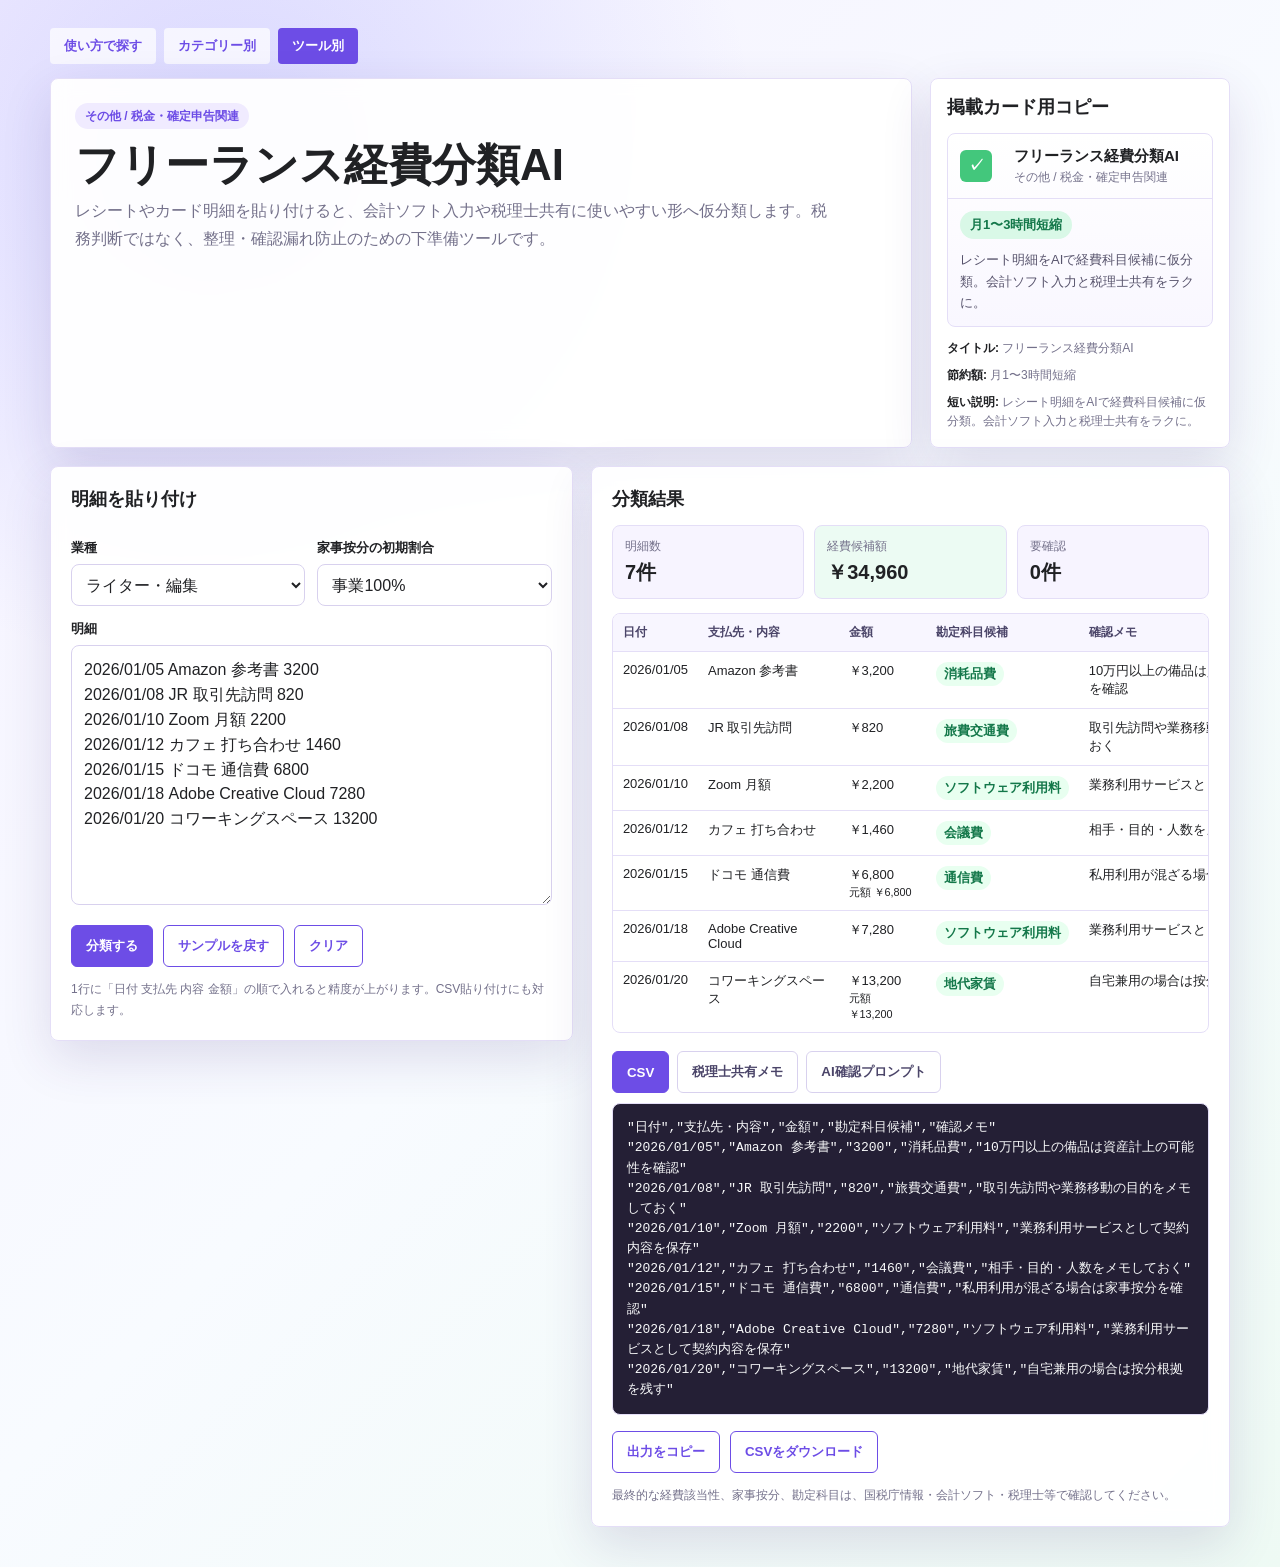
<file: expense-classifier-ai.html>
<!doctype html>
<html lang="ja">
<head>
  <meta charset="utf-8">
  <meta name="viewport" content="width=device-width, initial-scale=1">
  <title>フリーランス経費分類AI</title>
  <style>
    :root {
      color-scheme: light;
      --ink: #202124;
      --muted: #74718b;
      --line: #e4def7;
      --soft: #f7f4ff;
      --soft-green: #ecfbf3;
      --panel: rgba(255, 255, 255, .94);
      --accent: #6d4de6;
      --accent-2: #6f73ff;
      --accent-ink: #ffffff;
      --ok: #43c77c;
      --warn: #b45309;
      --shadow: 0 18px 50px rgba(62, 46, 117, .14);
    }

    * {
      box-sizing: border-box;
    }

    body {
      margin: 0;
      min-height: 100vh;
      font-family: -apple-system, BlinkMacSystemFont, "Segoe UI", sans-serif;
      color: var(--ink);
      background:
        radial-gradient(circle at 18% 10%, rgba(111, 115, 255, .22), transparent 30%),
        linear-gradient(135deg, #f5f1ff 0%, #f8fbff 52%, #eefaf4 100%);
      letter-spacing: 0;
    }

    main {
      width: min(1180px, calc(100% - 32px));
      margin: 28px auto 40px;
    }

    .top-nav {
      display: flex;
      gap: 8px;
      margin-bottom: 14px;
    }

    .nav-pill {
      min-height: 36px;
      border: 0;
      border-radius: 4px;
      padding: 0 14px;
      background: rgba(255, 255, 255, .72);
      color: var(--accent);
      font-weight: 700;
      box-shadow: none;
    }

    .nav-pill.active {
      background: var(--accent);
      color: #fff;
    }

    header {
      display: grid;
      grid-template-columns: 1fr 300px;
      gap: 18px;
      align-items: stretch;
      margin-bottom: 18px;
    }

    .hero,
    .listing-copy,
    section {
      border: 1px solid var(--line);
      border-radius: 8px;
      background: var(--panel);
      box-shadow: var(--shadow);
      backdrop-filter: blur(10px);
    }

    .hero {
      padding: 24px;
    }

    .eyebrow {
      display: inline-flex;
      align-items: center;
      gap: 8px;
      min-height: 26px;
      padding: 0 10px;
      border-radius: 999px;
      background: #f0ebff;
      color: var(--accent);
      font-size: 12px;
      font-weight: 800;
    }

    h1 {
      margin: 12px 0 8px;
      font-size: clamp(28px, 4vw, 44px);
      line-height: 1.08;
    }

    .lead {
      max-width: 760px;
      margin: 0;
      color: var(--muted);
      font-size: 16px;
      line-height: 1.75;
    }

    .listing-copy {
      padding: 16px;
    }

    .listing-copy h2,
    section h2 {
      margin: 0 0 14px;
      font-size: 18px;
    }

    .mini-card {
      border: 1px solid var(--line);
      border-radius: 8px;
      background: linear-gradient(180deg, #ffffff 0%, #f9f7ff 100%);
      overflow: hidden;
    }

    .mini-card-head {
      display: grid;
      grid-template-columns: 44px 1fr;
      gap: 10px;
      align-items: center;
      padding: 12px;
      border-bottom: 1px solid var(--line);
    }

    .check {
      display: grid;
      place-items: center;
      width: 32px;
      height: 32px;
      border-radius: 6px;
      background: var(--ok);
      color: #fff;
      font-weight: 900;
    }

    .mini-title {
      margin: 0;
      font-size: 15px;
      font-weight: 800;
      line-height: 1.35;
    }

    .mini-meta {
      margin: 3px 0 0;
      color: var(--muted);
      font-size: 12px;
    }

    .mini-body {
      padding: 12px;
    }

    .saving-amount {
      display: inline-flex;
      min-height: 28px;
      align-items: center;
      padding: 0 10px;
      border-radius: 999px;
      background: #d9f8e7;
      color: #14784a;
      font-size: 13px;
      font-weight: 800;
    }

    .mini-description {
      margin: 10px 0 0;
      color: #57536c;
      font-size: 13px;
      line-height: 1.65;
    }

    .copy-list {
      display: grid;
      gap: 8px;
      margin-top: 12px;
      color: var(--muted);
      font-size: 12px;
      line-height: 1.6;
    }

    .copy-list strong {
      color: var(--ink);
    }

    .grid {
      display: grid;
      grid-template-columns: minmax(320px, .9fr) minmax(420px, 1.1fr);
      gap: 18px;
      align-items: start;
    }

    section {
      padding: 20px;
    }

    label {
      display: block;
      margin: 14px 0 7px;
      font-weight: 800;
      font-size: 13px;
    }

    textarea,
    input,
    select {
      width: 100%;
      border: 1px solid #d8d1ee;
      border-radius: 8px;
      background: #fff;
      color: var(--ink);
      font: inherit;
      outline-color: var(--accent-2);
    }

    textarea {
      min-height: 260px;
      padding: 12px;
      resize: vertical;
      line-height: 1.55;
    }

    input,
    select {
      height: 42px;
      padding: 0 10px;
    }

    .row {
      display: grid;
      grid-template-columns: 1fr 1fr;
      gap: 12px;
    }

    .actions {
      display: flex;
      flex-wrap: wrap;
      gap: 10px;
      margin-top: 16px;
    }

    button {
      min-height: 42px;
      border: 1px solid var(--accent);
      border-radius: 6px;
      padding: 0 14px;
      background: var(--accent);
      color: var(--accent-ink);
      font-weight: 800;
      cursor: pointer;
    }

    button.secondary {
      background: #fff;
      color: var(--accent);
    }

    button:focus-visible {
      outline: 3px solid rgba(111, 115, 255, .25);
      outline-offset: 2px;
    }

    .note {
      margin: 12px 0 0;
      color: var(--muted);
      font-size: 12px;
      line-height: 1.7;
    }

    .summary {
      display: grid;
      grid-template-columns: repeat(3, 1fr);
      gap: 10px;
      margin-bottom: 14px;
    }

    .metric {
      padding: 12px;
      border: 1px solid var(--line);
      border-radius: 8px;
      background: var(--soft);
    }

    .metric:nth-child(2) {
      background: var(--soft-green);
    }

    .metric span {
      display: block;
      color: var(--muted);
      font-size: 12px;
    }

    .metric strong {
      display: block;
      margin-top: 4px;
      font-size: 20px;
    }

    .table-wrap {
      overflow: auto;
      border: 1px solid var(--line);
      border-radius: 8px;
    }

    table {
      width: 100%;
      min-width: 720px;
      border-collapse: collapse;
      font-size: 13px;
    }

    th,
    td {
      padding: 10px;
      border-bottom: 1px solid var(--line);
      text-align: left;
      vertical-align: top;
    }

    th {
      position: sticky;
      top: 0;
      background: #f8f6ff;
      color: #4b4569;
      font-size: 12px;
    }

    tr:last-child td {
      border-bottom: 0;
    }

    .badge {
      display: inline-flex;
      align-items: center;
      min-height: 24px;
      padding: 2px 8px;
      border-radius: 999px;
      background: #e8fff0;
      color: #14784a;
      font-weight: 800;
      white-space: nowrap;
    }

    .low {
      background: #fff7ed;
      color: var(--warn);
    }

    .tabs {
      display: flex;
      flex-wrap: wrap;
      gap: 8px;
      margin: 18px 0 10px;
    }

    .tab {
      border-color: #d8d1ee;
      background: #fff;
      color: #4b4569;
    }

    .tab.active {
      border-color: var(--accent);
      background: var(--accent);
      color: #fff;
    }

    pre {
      min-height: 190px;
      margin: 0;
      padding: 14px;
      overflow: auto;
      border: 1px solid var(--line);
      border-radius: 8px;
      background: #241f35;
      color: #f9fafb;
      white-space: pre-wrap;
      line-height: 1.55;
      font-size: 13px;
    }

    @media (max-width: 900px) {
      header,
      .grid,
      .row {
        grid-template-columns: 1fr;
      }

      main {
        width: min(100% - 20px, 680px);
        margin: 18px auto;
      }

      .summary {
        grid-template-columns: 1fr;
      }
    }
  </style>
</head>
<body>
  <main>
    <nav class="top-nav" aria-label="表示切替">
      <button class="nav-pill">使い方で探す</button>
      <button class="nav-pill">カテゴリー別</button>
      <button class="nav-pill active">ツール別</button>
    </nav>

    <header>
      <div class="hero">
        <span class="eyebrow">その他 / 税金・確定申告関連</span>
        <h1>フリーランス経費分類AI</h1>
        <p class="lead">レシートやカード明細を貼り付けると、会計ソフト入力や税理士共有に使いやすい形へ仮分類します。税務判断ではなく、整理・確認漏れ防止のための下準備ツールです。</p>
      </div>

      <aside class="listing-copy" aria-label="掲載カード用コピー">
        <h2>掲載カード用コピー</h2>
        <div class="mini-card">
          <div class="mini-card-head">
            <div class="check">✓</div>
            <div>
              <p class="mini-title">フリーランス経費分類AI</p>
              <p class="mini-meta">その他 / 税金・確定申告関連</p>
            </div>
          </div>
          <div class="mini-body">
            <span class="saving-amount">月1〜3時間短縮</span>
            <p class="mini-description">レシート明細をAIで経費科目候補に仮分類。会計ソフト入力と税理士共有をラクに。</p>
          </div>
        </div>
        <div class="copy-list">
          <div><strong>タイトル:</strong> フリーランス経費分類AI</div>
          <div><strong>節約額:</strong> 月1〜3時間短縮</div>
          <div><strong>短い説明:</strong> レシート明細をAIで経費科目候補に仮分類。会計ソフト入力と税理士共有をラクに。</div>
        </div>
      </aside>
    </header>

    <div class="grid">
      <section>
        <h2>明細を貼り付け</h2>
        <div class="row">
          <div>
            <label for="business">業種</label>
            <select id="business">
              <option value="writer">ライター・編集</option>
              <option value="designer">デザイナー・クリエイター</option>
              <option value="engineer">エンジニア・開発者</option>
              <option value="consultant">コンサル・講師</option>
              <option value="other">その他</option>
            </select>
          </div>
          <div>
            <label for="privateRate">家事按分の初期割合</label>
            <select id="privateRate">
              <option value="0">事業100%</option>
              <option value="20">私用20%を除外</option>
              <option value="30">私用30%を除外</option>
              <option value="50">私用50%を除外</option>
            </select>
          </div>
        </div>

        <label for="items">明細</label>
        <textarea id="items">2026/01/05 Amazon 参考書 3200
2026/01/08 JR 取引先訪問 820
2026/01/10 Zoom 月額 2200
2026/01/12 カフェ 打ち合わせ 1460
2026/01/15 ドコモ 通信費 6800
2026/01/18 Adobe Creative Cloud 7280
2026/01/20 コワーキングスペース 13200</textarea>

        <div class="actions">
          <button id="classify">分類する</button>
          <button class="secondary" id="sample">サンプルを戻す</button>
          <button class="secondary" id="clear">クリア</button>
        </div>
        <p class="note">1行に「日付 支払先 内容 金額」の順で入れると精度が上がります。CSV貼り付けにも対応します。</p>
      </section>

      <section>
        <h2>分類結果</h2>
        <div class="summary">
          <div class="metric">
            <span>明細数</span>
            <strong id="count">0件</strong>
          </div>
          <div class="metric">
            <span>経費候補額</span>
            <strong id="total">0円</strong>
          </div>
          <div class="metric">
            <span>要確認</span>
            <strong id="review">0件</strong>
          </div>
        </div>

        <div class="table-wrap">
          <table>
            <thead>
              <tr>
                <th>日付</th>
                <th>支払先・内容</th>
                <th>金額</th>
                <th>勘定科目候補</th>
                <th>確認メモ</th>
              </tr>
            </thead>
            <tbody id="result"></tbody>
          </table>
        </div>

        <div class="tabs">
          <button class="tab active" data-output="csv">CSV</button>
          <button class="tab" data-output="memo">税理士共有メモ</button>
          <button class="tab" data-output="prompt">AI確認プロンプト</button>
        </div>
        <pre id="output"></pre>
        <div class="actions">
          <button class="secondary" id="copy">出力をコピー</button>
          <button class="secondary" id="downloadCsv">CSVをダウンロード</button>
        </div>
        <p class="note">最終的な経費該当性、家事按分、勘定科目は、国税庁情報・会計ソフト・税理士等で確認してください。</p>
      </section>
    </div>
  </main>

  <script>
    const sampleText = document.getElementById('items').value;
    const rules = [
      { category: '旅費交通費', words: ['jr', '電車', '新幹線', 'タクシー', 'バス', '交通', 'suica', 'pasmo', '訪問'], memo: '取引先訪問や業務移動の目的をメモしておく' },
      { category: '通信費', words: ['docomo', 'ドコモ', 'au', 'softbank', '楽天モバイル', '通信', 'wifi', 'wi-fi', 'インターネット', '光回線'], memo: '私用利用が混ざる場合は家事按分を確認' },
      { category: '消耗品費', words: ['amazon', '文具', 'ノート', 'コピー', 'プリンタ', 'インク', '備品', '参考書'], memo: '10万円以上の備品は資産計上の可能性を確認' },
      { category: '新聞図書費', words: ['書籍', '本', 'kindle', '参考書', '新聞', '雑誌'], memo: '業務との関連が分かるタイトルや用途を残す' },
      { category: '会議費', words: ['カフェ', '喫茶', '打ち合わせ', '会議', 'スタバ', 'starbucks', 'ドトール'], memo: '相手・目的・人数をメモしておく' },
      { category: '接待交際費', words: ['会食', '接待', '贈答', '手土産', '懇親'], memo: '相手先・目的・参加者をメモしておく' },
      { category: '地代家賃', words: ['コワーキング', 'オフィス', '家賃', 'レンタルスペース'], memo: '自宅兼用の場合は按分根拠を残す' },
      { category: '支払手数料', words: ['振込', '手数料', 'stripe', 'paypal', '決済'], memo: '売上入金に関する手数料か確認' },
      { category: '水道光熱費', words: ['電気', 'ガス', '水道', '東京電力', '関西電力'], memo: '自宅作業分は按分根拠を確認' },
      { category: '広告宣伝費', words: ['広告', 'meta', 'google ads', 'x広告', 'チラシ', 'ドメイン'], memo: '案件獲得や集客との関連を残す' },
      { category: 'ソフトウェア利用料', words: ['adobe', 'creative cloud', 'zoom', 'notion', 'github', 'figma', 'canva', 'chatgpt', 'claude', 'gemini', 'slack'], memo: '業務利用サービスとして契約内容を保存' }
    ];

    let rows = [];
    let activeOutput = 'csv';

    function yen(value) {
      return new Intl.NumberFormat('ja-JP', { style: 'currency', currency: 'JPY', maximumFractionDigits: 0 }).format(value);
    }

    function parseLine(line) {
      const normalized = line.replace(/,/g, ' ').replace(/\s+/g, ' ').trim();
      const dateMatch = normalized.match(/(20\d{2}[\/.-]\d{1,2}[\/.-]\d{1,2}|\d{1,2}[\/.-]\d{1,2})/);
      const amountMatch = normalized.match(/(-?\d{2,})(?!.*\d)/);
      const date = dateMatch ? dateMatch[1].replace(/[.-]/g, '/') : '';
      const amount = amountMatch ? Number(amountMatch[1]) : 0;
      let description = normalized;
      if (dateMatch) description = description.replace(dateMatch[0], '').trim();
      if (amountMatch) description = description.replace(amountMatch[0], '').trim();
      return { date, description, amount };
    }

    function classify(description, amount) {
      const lower = description.toLowerCase();
      const hit = rules.find(rule => rule.words.some(word => lower.includes(word.toLowerCase())));
      if (!hit) {
        return { category: '要確認', confidence: 'low', memo: '業務関連性と勘定科目を確認' };
      }
      if (amount >= 100000 && ['消耗品費', 'ソフトウェア利用料'].includes(hit.category)) {
        return { category: hit.category, confidence: 'low', memo: '金額が大きいため資産計上・期間按分を確認' };
      }
      return { category: hit.category, confidence: 'high', memo: hit.memo };
    }

    function buildRows() {
      const privateRate = Number(document.getElementById('privateRate').value);
      rows = document.getElementById('items').value
        .split('\n')
        .map(line => line.trim())
        .filter(Boolean)
        .map(line => {
          const parsed = parseLine(line);
          const classification = classify(parsed.description, parsed.amount);
          const hasPrivateUse = ['通信費', '水道光熱費', '地代家賃'].includes(classification.category);
          const expenseAmount = hasPrivateUse ? Math.round(parsed.amount * (100 - privateRate) / 100) : parsed.amount;
          return { ...parsed, ...classification, expenseAmount, hasPrivateUse };
        });
    }

    function renderTable() {
      const body = document.getElementById('result');
      body.innerHTML = rows.map(row => `
        <tr>
          <td>${escapeHtml(row.date || '-')}</td>
          <td>${escapeHtml(row.description || '-')}</td>
          <td>${yen(row.expenseAmount)}${row.hasPrivateUse ? `<br><small>元額 ${yen(row.amount)}</small>` : ''}</td>
          <td><span class="badge ${row.confidence === 'low' ? 'low' : ''}">${escapeHtml(row.category)}</span></td>
          <td>${escapeHtml(row.memo)}</td>
        </tr>
      `).join('');
    }

    function renderSummary() {
      document.getElementById('count').textContent = `${rows.length}件`;
      document.getElementById('total').textContent = yen(rows.reduce((sum, row) => sum + row.expenseAmount, 0));
      document.getElementById('review').textContent = `${rows.filter(row => row.confidence === 'low').length}件`;
    }

    function csvOutput() {
      const header = ['日付', '支払先・内容', '金額', '勘定科目候補', '確認メモ'];
      const lines = rows.map(row => [row.date, row.description, row.expenseAmount, row.category, row.memo]);
      return [header, ...lines].map(cols => cols.map(value => `"${String(value).replace(/"/g, '""')}"`).join(',')).join('\n');
    }

    function memoOutput() {
      const byCategory = rows.reduce((acc, row) => {
        acc[row.category] = (acc[row.category] || 0) + row.expenseAmount;
        return acc;
      }, {});
      const totals = Object.entries(byCategory)
        .map(([category, total]) => `- ${category}: ${yen(total)}`)
        .join('\n');
      const reviews = rows
        .filter(row => row.confidence === 'low')
        .map(row => `- ${row.date || '日付不明'} ${row.description}: ${row.memo}`)
        .join('\n') || '- なし';

      return `税理士共有メモ

業種: ${document.getElementById('business').selectedOptions[0].textContent}
対象: レシート・カード明細の仮分類

科目別集計
${totals || '- 明細なし'}

要確認
${reviews}

確認したいこと
- 家事按分の割合は妥当か
- 要確認の明細は経費にできるか
- 勘定科目を会計ソフト上でどれに合わせるべきか`;
    }

    function promptOutput() {
      return `あなたはフリーランスの確定申告準備を手伝うアシスタントです。
以下の明細を、会計ソフト入力前の下準備として仮分類してください。

目的:
- 勘定科目候補を出す
- 家事按分や業務関連性の確認が必要なものを示す
- 税理士に確認すべき質問をまとめる

注意:
- 税務判断を断定しない
- 不明なものは「要確認」にする
- 最終確認は国税庁情報または税理士に確認する前提にする

業種: ${document.getElementById('business').selectedOptions[0].textContent}
明細:
${document.getElementById('items').value}`;
    }

    function renderOutput() {
      const output = document.getElementById('output');
      if (activeOutput === 'csv') output.textContent = csvOutput();
      if (activeOutput === 'memo') output.textContent = memoOutput();
      if (activeOutput === 'prompt') output.textContent = promptOutput();
    }

    function downloadCsv() {
      const blob = new Blob(['\ufeff' + csvOutput()], { type: 'text/csv;charset=utf-8' });
      const url = URL.createObjectURL(blob);
      const link = document.createElement('a');
      link.href = url;
      link.download = 'freelance-expenses.csv';
      document.body.appendChild(link);
      link.click();
      link.remove();
      URL.revokeObjectURL(url);
    }

    function classifyAll() {
      buildRows();
      renderTable();
      renderSummary();
      renderOutput();
    }

    function escapeHtml(value) {
      return String(value)
        .replace(/&/g, '&amp;')
        .replace(/</g, '&lt;')
        .replace(/>/g, '&gt;')
        .replace(/"/g, '&quot;')
        .replace(/'/g, '&#039;');
    }

    document.getElementById('classify').addEventListener('click', classifyAll);
    document.getElementById('sample').addEventListener('click', () => {
      document.getElementById('items').value = sampleText;
      classifyAll();
    });
    document.getElementById('clear').addEventListener('click', () => {
      document.getElementById('items').value = '';
      classifyAll();
    });
    document.querySelectorAll('.tab').forEach(button => {
      button.addEventListener('click', () => {
        activeOutput = button.dataset.output;
        document.querySelectorAll('.tab').forEach(tab => tab.classList.remove('active'));
        button.classList.add('active');
        renderOutput();
      });
    });
    document.getElementById('copy').addEventListener('click', async () => {
      await navigator.clipboard.writeText(document.getElementById('output').textContent);
    });
    document.getElementById('downloadCsv').addEventListener('click', downloadCsv);

    classifyAll();
  </script>
</body>
</html>
</file>
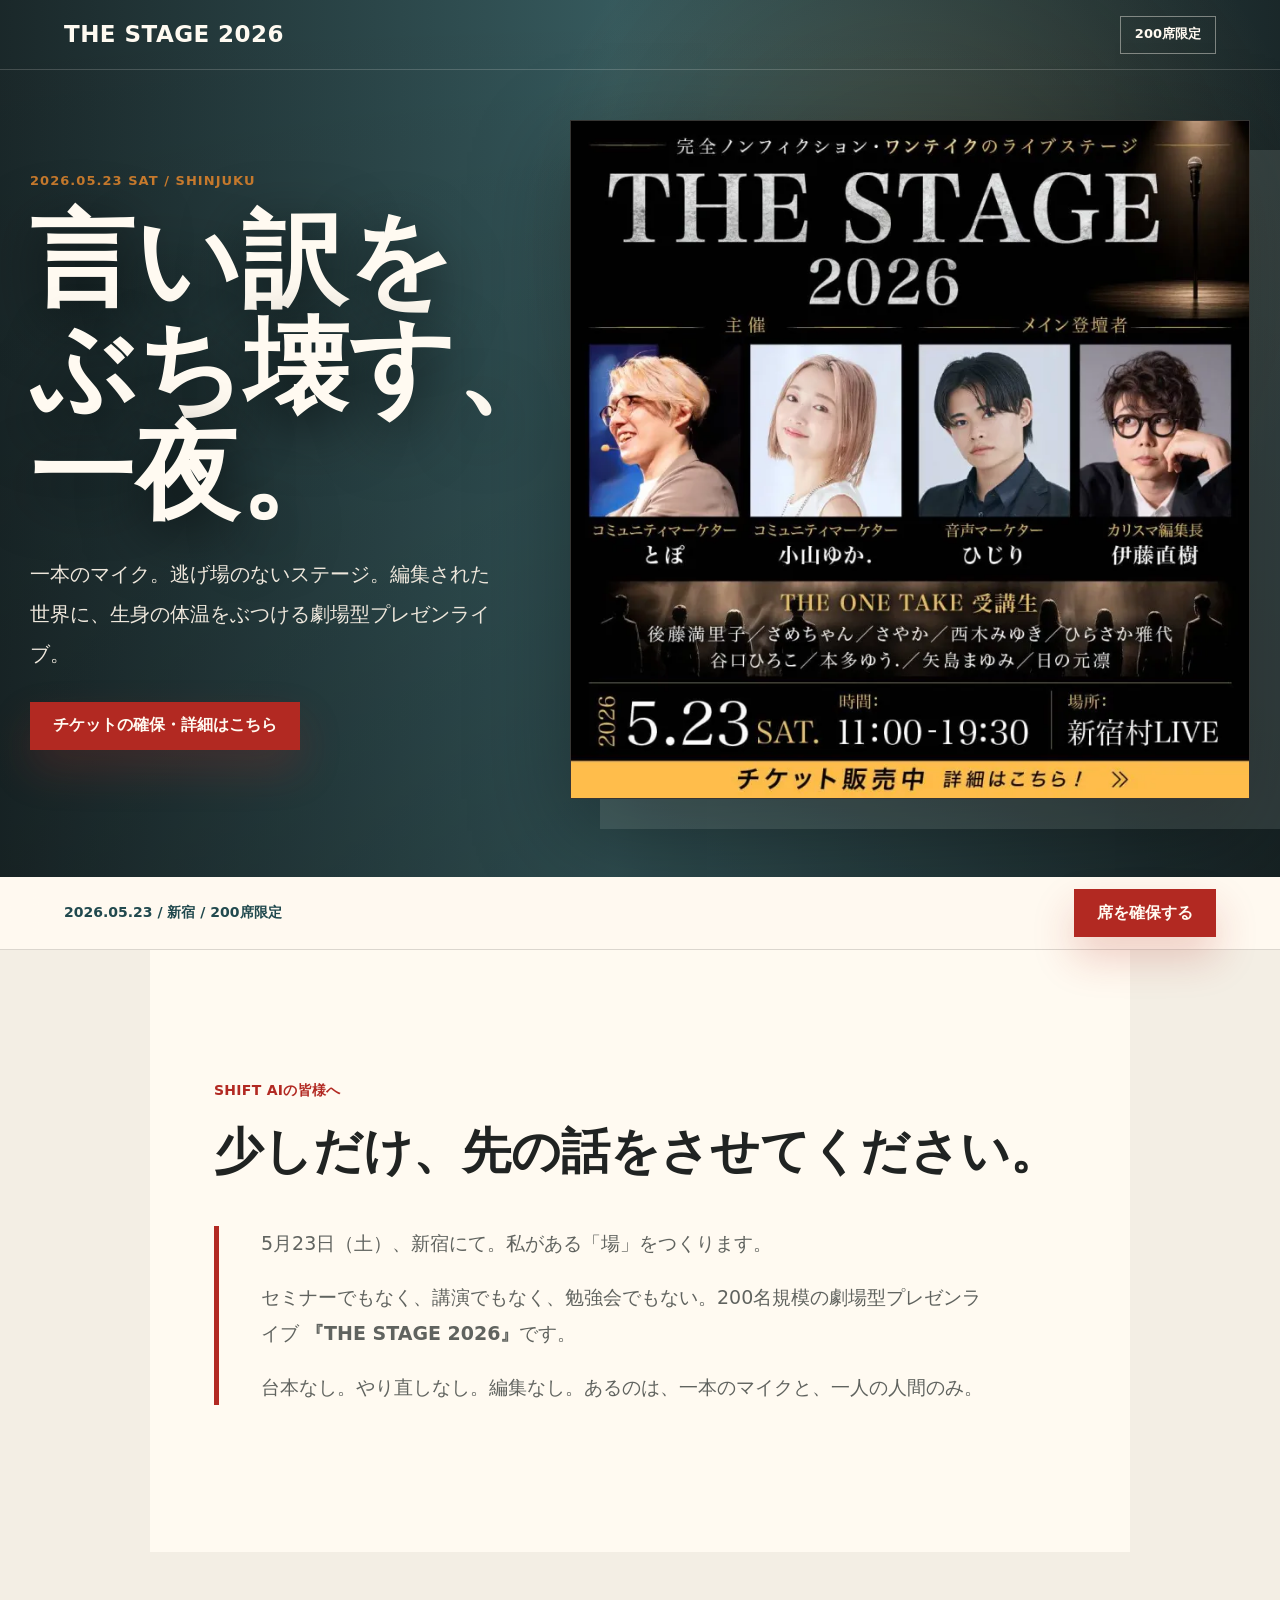
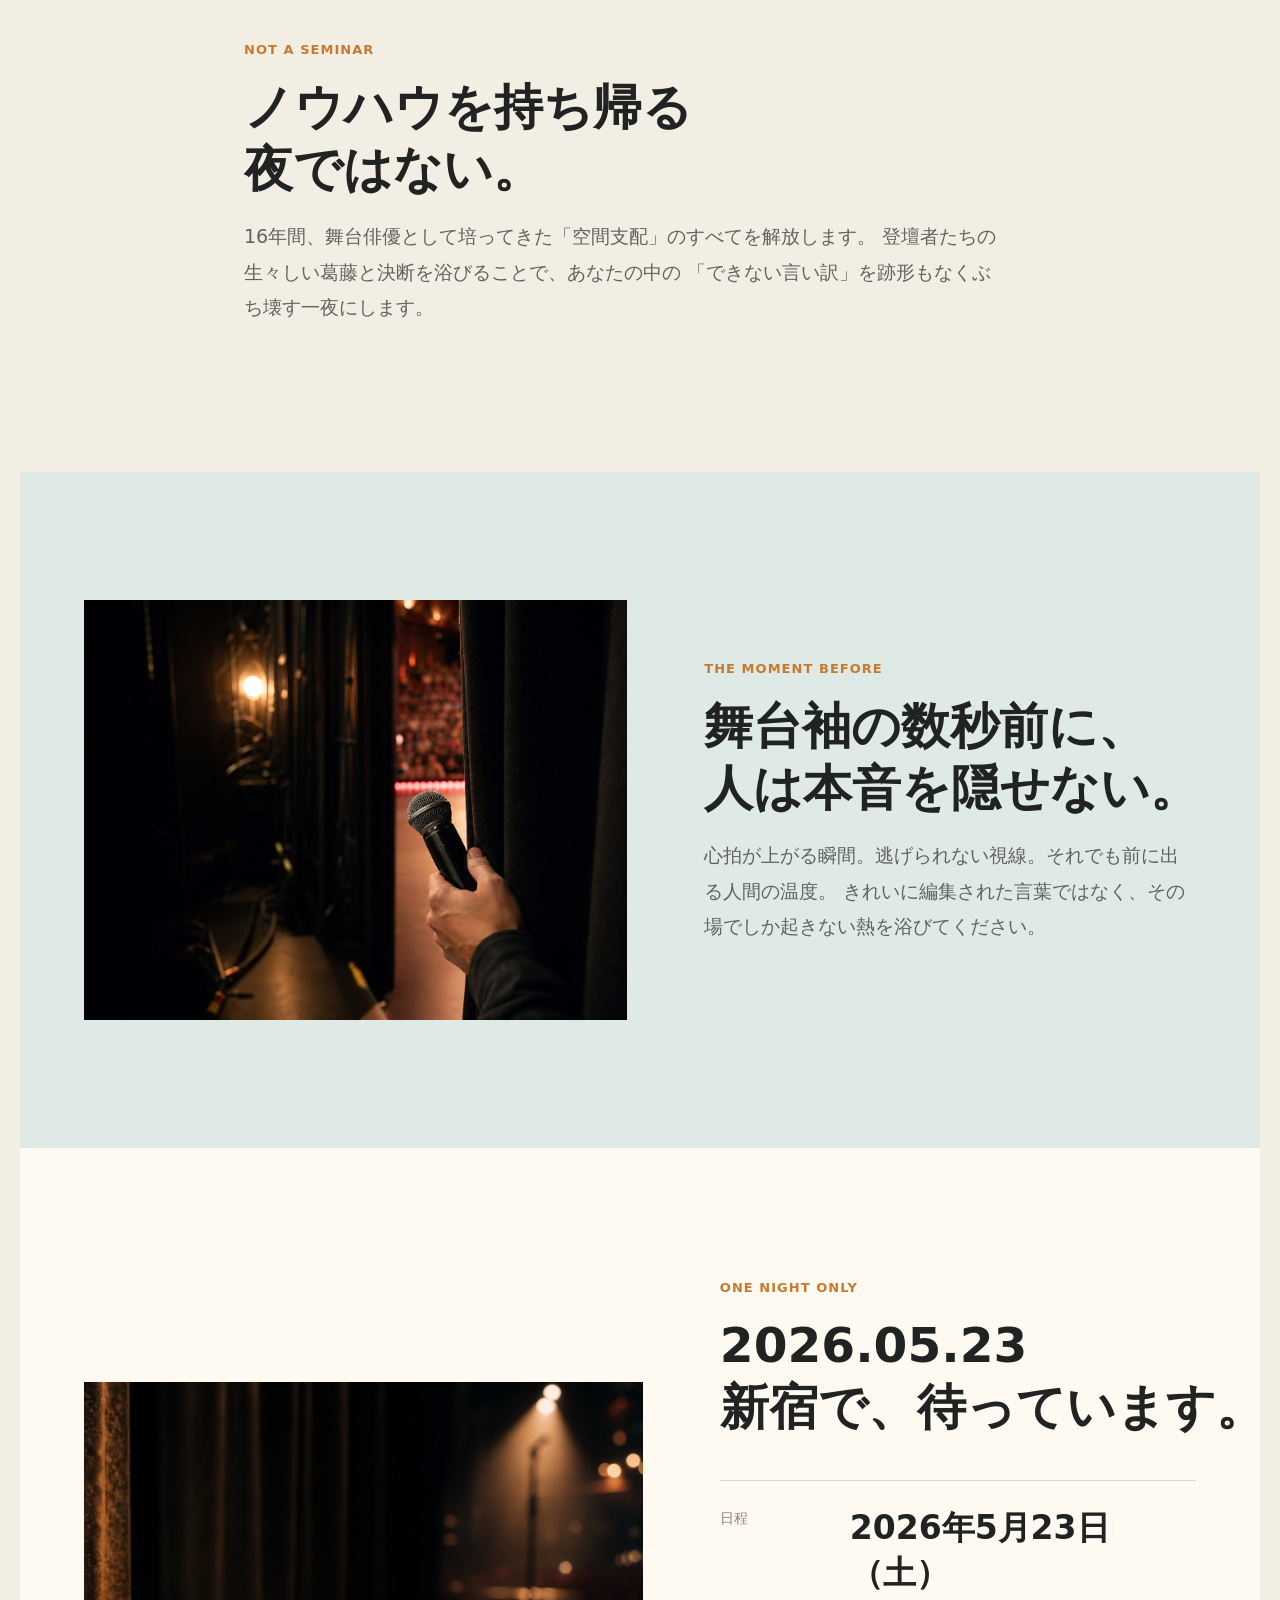
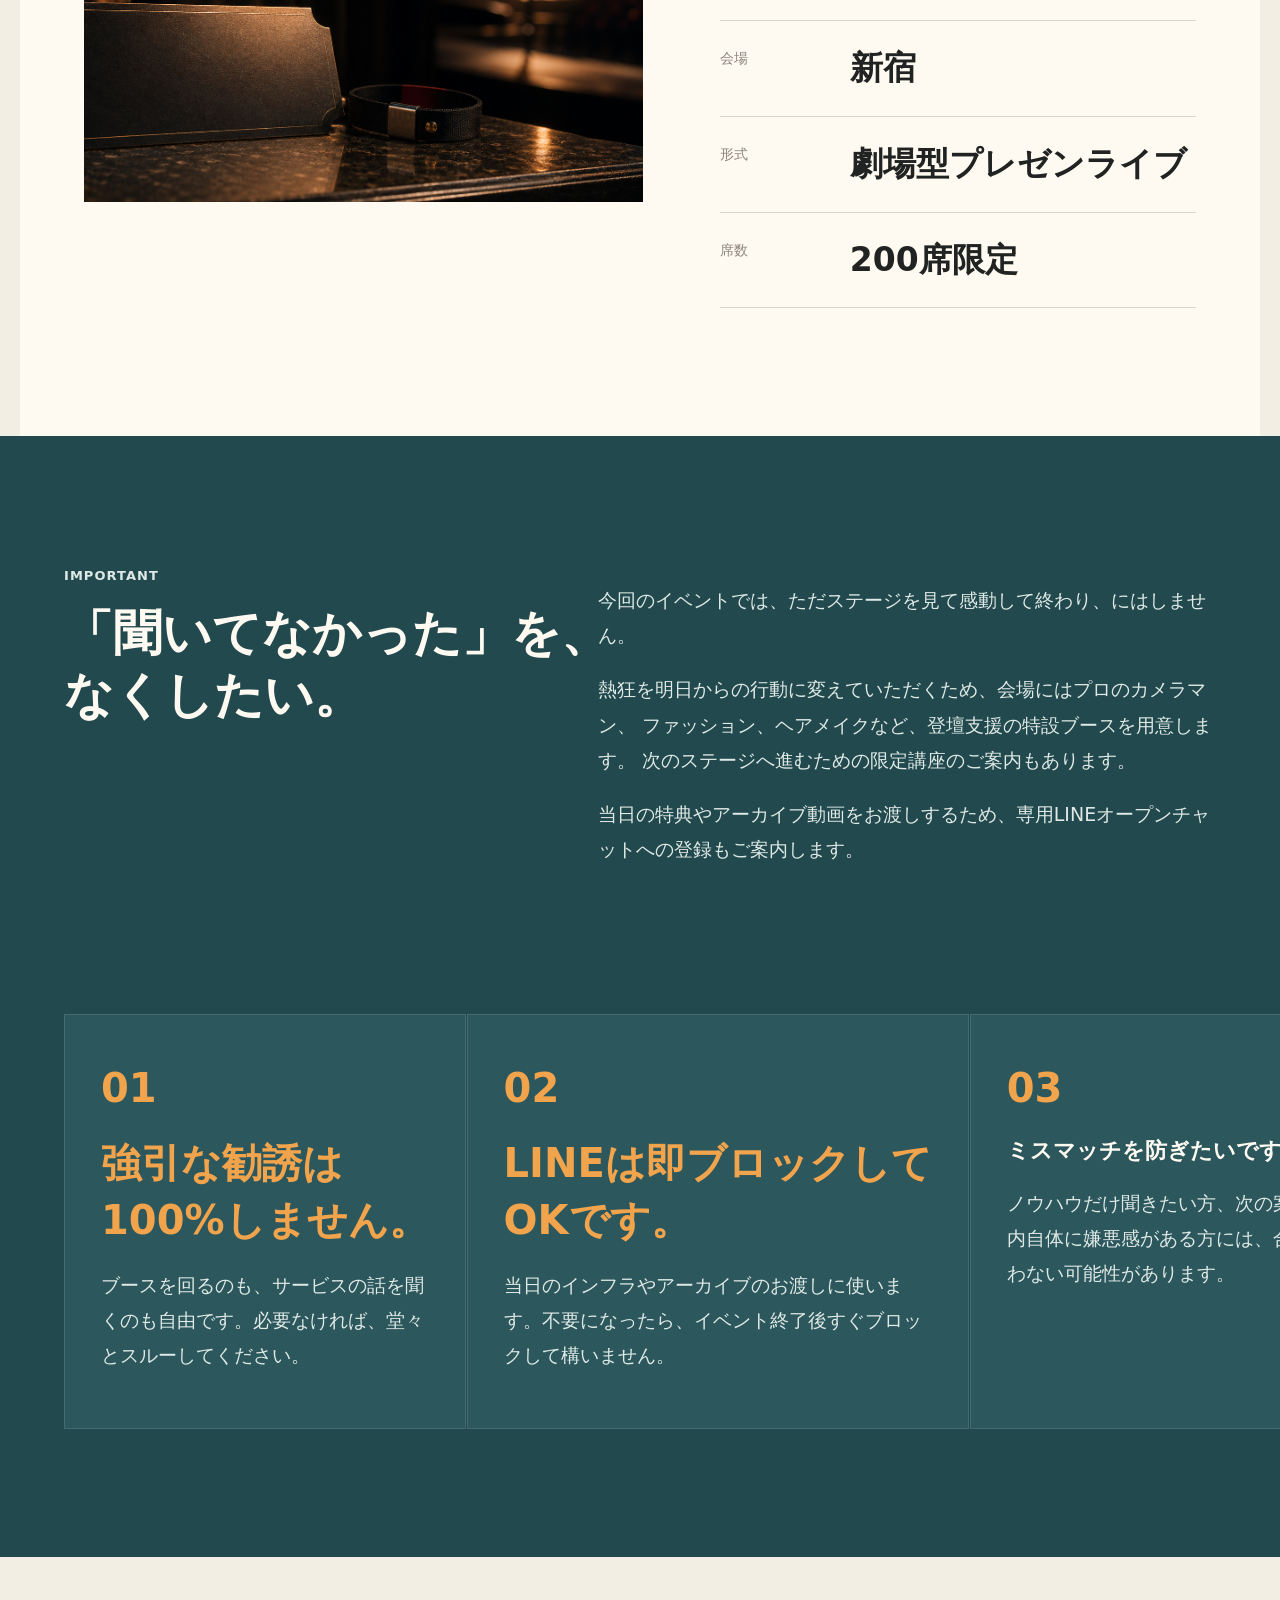
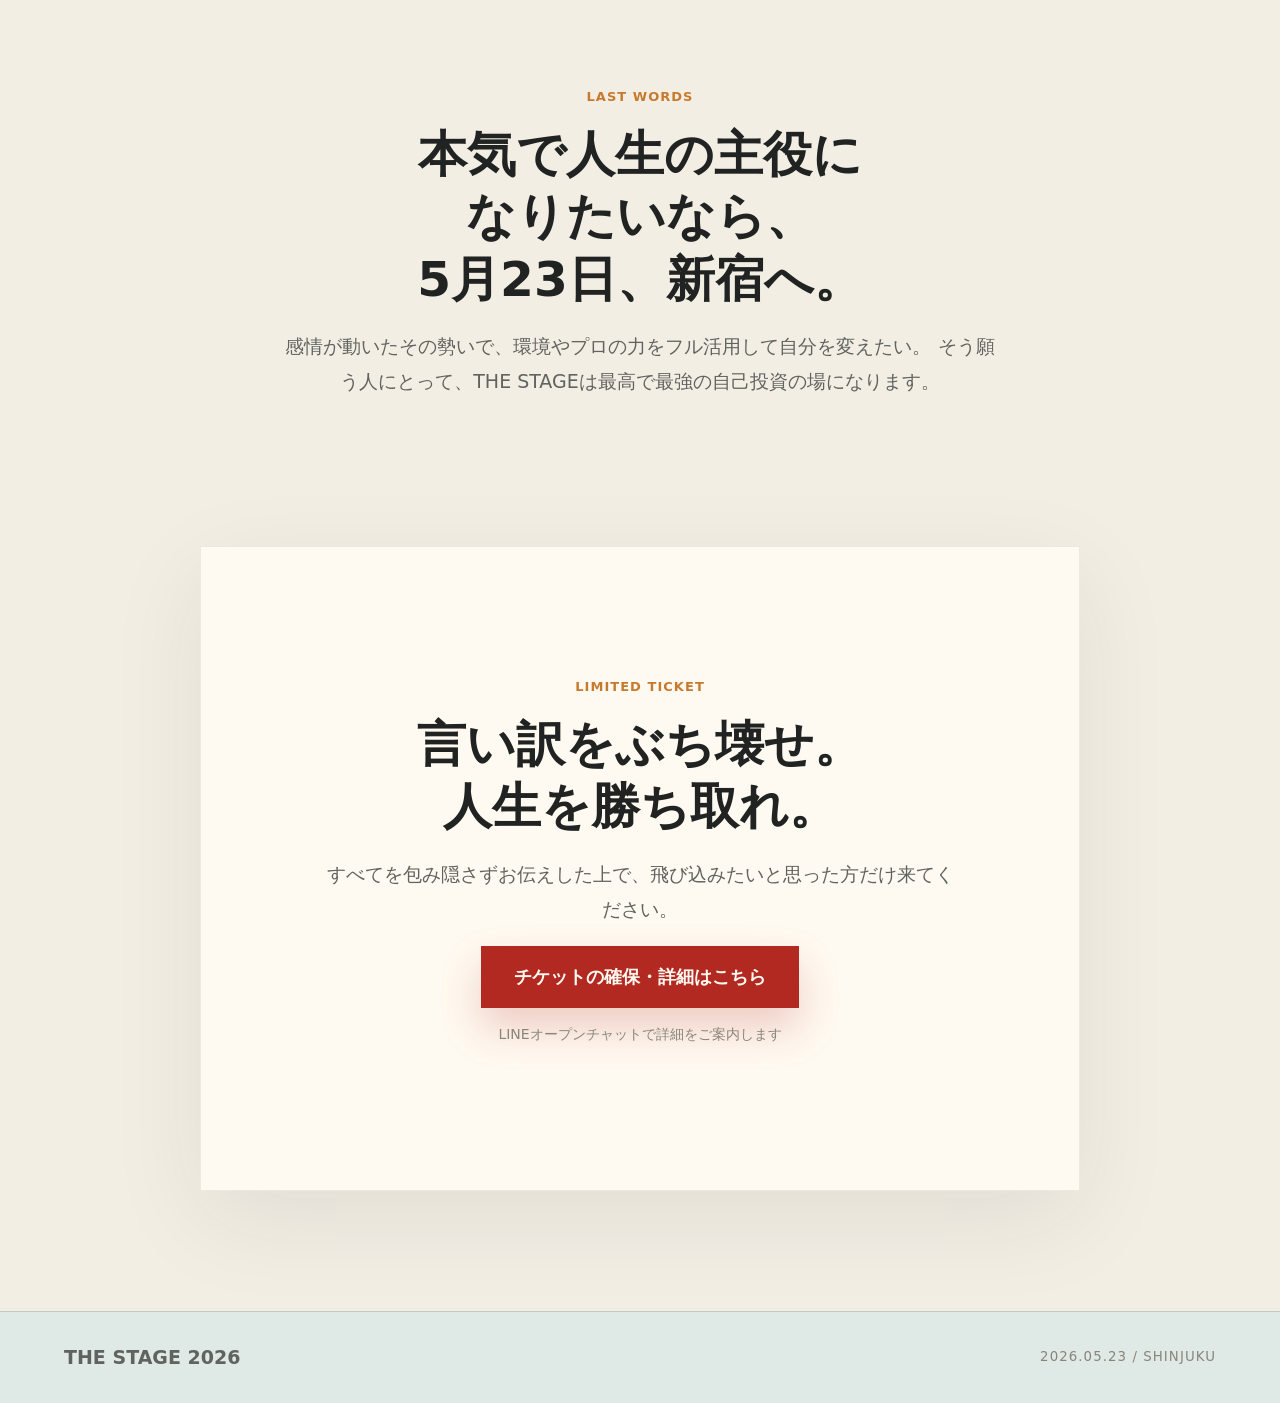
<file: the-stage-2026.html>
<!doctype html>
<html lang="ja">
  <head>
    <meta charset="utf-8">
    <meta name="viewport" content="width=device-width, initial-scale=1">
    <title>THE STAGE 2026 | 言い訳をぶち壊す、一夜限りのステージ</title>
    <meta
      name="description"
      content="2026年5月23日、新宿。200名限定の劇場型プレゼンライブ THE STAGE 2026。編集なし、やり直しなしの一夜へ。"
    >
    <meta property="og:title" content="THE STAGE 2026">
    <meta property="og:description" content="言い訳をぶち壊す、一夜限りの劇場型プレゼンライブ。2026年5月23日、新宿。">
    <meta property="og:image" content="the-stage-2026-assets/thumbnail.webp">
    <link rel="preload" href="the-stage-2026-assets/thumbnail.webp" as="image">
    <link rel="stylesheet" href="the-stage-2026.css">
  </head>
  <body>
    <header id="top" class="hero" aria-label="THE STAGE 2026">
      <nav class="topbar" aria-label="イベント概要">
        <a class="brand" href="#top">THE STAGE 2026</a>
        <a class="topbar__ticket" href="https://line.me/ti/g2/rMaNchVPCMyAoBi4Ywl6WUCV3st1a3ytRP9Odw?utm_source=invitation&utm_medium=link_copy&utm_campaign=default">200席限定</a>
      </nav>

      <div class="hero__content">
        <div class="hero__copy">
          <p class="kicker">2026.05.23 SAT / SHINJUKU</p>
          <h1>
            <span class="line">言い訳を</span>
            <span class="line">ぶち壊す、</span>
            <span class="line">一夜。</span>
          </h1>
          <p class="lead">
            一本のマイク。逃げ場のないステージ。編集された世界に、生身の体温をぶつける劇場型プレゼンライブ。
          </p>
          <a class="button button--primary hero__button" href="https://line.me/ti/g2/rMaNchVPCMyAoBi4Ywl6WUCV3st1a3ytRP9Odw?utm_source=invitation&utm_medium=link_copy&utm_campaign=default">
            チケットの確保・詳細はこちら
          </a>
        </div>
        <figure class="hero__thumb">
          <img src="the-stage-2026-assets/thumbnail.webp" alt="THE STAGE 2026の公式サムネイル">
        </figure>
      </div>
    </header>

    <aside class="ticket-strip" aria-label="チケット導線">
      <span>2026.05.23 / 新宿 / 200席限定</span>
      <a class="button button--primary" href="https://line.me/ti/g2/rMaNchVPCMyAoBi4Ywl6WUCV3st1a3ytRP9Odw?utm_source=invitation&utm_medium=link_copy&utm_campaign=default">席を確保する</a>
    </aside>

    <main>
      <section class="letter" aria-labelledby="letter-title">
        <div class="letter__eyebrow">SHIFT AIの皆様へ</div>
        <h2 id="letter-title">少しだけ、先の話をさせてください。</h2>
        <div class="letter__body">
          <p>
            5月23日（土）、新宿にて。私がある「場」をつくります。
          </p>
          <p>
            セミナーでもなく、講演でもなく、勉強会でもない。200名規模の劇場型プレゼンライブ
            <strong>『THE STAGE 2026』</strong>です。
          </p>
          <p>
            台本なし。やり直しなし。編集なし。あるのは、一本のマイクと、一人の人間のみ。
          </p>
        </div>
      </section>

      <section class="break" aria-labelledby="break-title">
        <p class="section-label">Not a Seminar</p>
        <h2 id="break-title">
          <span class="line">ノウハウを持ち帰る</span>
          <span class="line">夜ではない。</span>
        </h2>
        <p>
          16年間、舞台俳優として培ってきた「空間支配」のすべてを解放します。
          登壇者たちの生々しい葛藤と決断を浴びることで、あなたの中の
          「できない言い訳」を跡形もなくぶち壊す一夜にします。
        </p>
      </section>

      <section class="backstage" aria-labelledby="backstage-title">
        <figure class="backstage__photo">
          <img src="the-stage-2026-assets/backstage-mic.png" alt="舞台袖でマイクを握る手と、客席の光">
        </figure>
        <div class="backstage__copy">
          <p class="section-label">The Moment Before</p>
          <h2 id="backstage-title">
            <span class="line">舞台袖の数秒前に、</span>
            <span class="line">人は本音を隠せない。</span>
          </h2>
          <p>
            心拍が上がる瞬間。逃げられない視線。それでも前に出る人間の温度。
            きれいに編集された言葉ではなく、その場でしか起きない熱を浴びてください。
          </p>
        </div>
      </section>

      <section class="facts" aria-labelledby="facts-title">
        <figure class="facts__image">
          <img src="the-stage-2026-assets/details-pass.png" alt="劇場の入口に置かれた招待券とリストバンド">
        </figure>
        <div class="facts__content">
          <p class="section-label">One Night Only</p>
          <h2 id="facts-title">
            <span class="line">2026.05.23</span>
            <span class="line">新宿で、待っています。</span>
          </h2>
          <dl class="fact-list">
            <div>
              <dt>日程</dt>
              <dd>2026年5月23日（土）</dd>
            </div>
            <div>
              <dt>会場</dt>
              <dd>新宿</dd>
            </div>
            <div>
              <dt>形式</dt>
              <dd>劇場型プレゼンライブ</dd>
            </div>
            <div>
              <dt>席数</dt>
              <dd>200席限定</dd>
            </div>
          </dl>
        </div>
      </section>

      <section class="notice" aria-labelledby="notice-title">
        <div class="notice__title">
          <p class="section-label">Important</p>
          <h2 id="notice-title">
            <span class="line">「聞いてなかった」を、</span>
            <span class="line">なくしたい。</span>
          </h2>
        </div>
        <div class="notice__body">
          <p>
            今回のイベントでは、ただステージを見て感動して終わり、にはしません。
          </p>
          <p>
            熱狂を明日からの行動に変えていただくため、会場にはプロのカメラマン、
            ファッション、ヘアメイクなど、登壇支援の特設ブースを用意します。
            次のステージへ進むための限定講座のご案内もあります。
          </p>
          <p>
            当日の特典やアーカイブ動画をお渡しするため、専用LINEオープンチャットへの登録もご案内します。
          </p>
        </div>
      </section>

      <section class="promises" aria-label="お約束">
        <article>
          <span>01</span>
          <h3>
            <span class="line">強引な勧誘は</span>
            <span class="line">100%しません。</span>
          </h3>
          <p>ブースを回るのも、サービスの話を聞くのも自由です。必要なければ、堂々とスルーしてください。</p>
        </article>
        <article>
          <span>02</span>
          <h3>
            <span class="line">LINEは即ブロックして</span>
            <span class="line">OKです。</span>
          </h3>
          <p>当日のインフラやアーカイブのお渡しに使います。不要になったら、イベント終了後すぐブロックして構いません。</p>
        </article>
        <article>
          <span>03</span>
          <h3>ミスマッチを防ぎたいです。</h3>
          <p>ノウハウだけ聞きたい方、次の案内自体に嫌悪感がある方には、合わない可能性があります。</p>
        </article>
      </section>

      <section class="closing" aria-labelledby="closing-title">
        <p class="section-label">Last Words</p>
        <h2 id="closing-title">
          <span class="line">本気で人生の主役に</span>
          <span class="line">なりたいなら、</span>
          <span class="line">5月23日、新宿へ。</span>
        </h2>
        <p>
          感情が動いたその勢いで、環境やプロの力をフル活用して自分を変えたい。
          そう願う人にとって、THE STAGEは最高で最強の自己投資の場になります。
        </p>
      </section>

      <section id="ticket" class="ticket" aria-labelledby="ticket-title">
        <p class="section-label">Limited Ticket</p>
        <h2 id="ticket-title">
          <span class="line">言い訳をぶち壊せ。</span>
          <span class="line">人生を勝ち取れ。</span>
        </h2>
        <p>すべてを包み隠さずお伝えした上で、飛び込みたいと思った方だけ来てください。</p>
        <a
          class="button button--primary button--large"
          href="https://line.me/ti/g2/rMaNchVPCMyAoBi4Ywl6WUCV3st1a3ytRP9Odw?utm_source=invitation&utm_medium=link_copy&utm_campaign=default"
          aria-label="チケットの確保・詳細はこちら"
        >
          チケットの確保・詳細はこちら
        </a>
        <p class="ticket__note">LINEオープンチャットで詳細をご案内します</p>
      </section>
    </main>

    <footer class="footer">
      <p>THE STAGE 2026</p>
      <small>2026.05.23 / SHINJUKU</small>
    </footer>
  </body>
</html>
</file>
<file: styles.css>
:root {
  color-scheme: light;
  --bg: #f3eee4;
  --paper: #fffaf1;
  --ink: #202322;
  --muted: #60635f;
  --dim: #8a857b;
  --line: rgba(32, 35, 34, 0.16);
  --red: #b22922;
  --amber: #c77a2d;
  --teal: #21494e;
  --teal-2: #dfe9e5;
  --night: #162426;
  --max: 1120px;
}

* {
  box-sizing: border-box;
}

html {
  scroll-behavior: smooth;
}

body {
  margin: 0;
  background: var(--bg);
  color: var(--ink);
  font-family: "Yu Gothic", "Hiragino Kaku Gothic ProN", "Noto Sans JP", Meiryo, system-ui, sans-serif;
  line-height: 1.85;
}

a {
  color: inherit;
  text-decoration: none;
}

img {
  display: block;
  max-width: 100%;
}

h1,
h2,
h3 {
  word-break: keep-all;
  overflow-wrap: normal;
  line-break: strict;
}

p,
dd,
dt,
.button,
.ticket-strip span {
  overflow-wrap: break-word;
}

.line {
  display: block;
  white-space: nowrap;
}

.hero {
  position: relative;
  min-height: 86svh;
  display: grid;
  align-items: end;
  overflow: hidden;
  isolation: isolate;
}

.hero__image {
  position: absolute;
  inset: 0;
  z-index: -2;
  background-image: url("assets/hero-stage.png");
  background-position: center;
  background-size: cover;
  transform: scale(1.02);
}

.hero::before {
  content: "";
  position: absolute;
  inset: 0;
  z-index: -1;
  background:
    linear-gradient(90deg, rgba(22, 36, 38, 0.96), rgba(33, 73, 78, 0.76) 36%, rgba(178, 41, 34, 0.14) 66%, rgba(22, 36, 38, 0.52)),
    linear-gradient(180deg, rgba(22, 36, 38, 0.08), rgba(22, 36, 38, 0.78));
}

.topbar {
  position: absolute;
  inset: 0 0 auto 0;
  height: 70px;
  display: flex;
  align-items: center;
  justify-content: space-between;
  padding: 0 clamp(18px, 5vw, 70px);
  color: var(--paper);
  border-bottom: 1px solid rgba(255, 250, 241, 0.18);
}

.brand {
  font-size: clamp(16px, 2vw, 23px);
  font-weight: 900;
  letter-spacing: 0.02em;
}

.topbar__ticket {
  min-height: 38px;
  display: inline-flex;
  align-items: center;
  padding: 0 14px;
  border: 1px solid rgba(255, 250, 241, 0.42);
  font-size: 13px;
  font-weight: 700;
}

.hero__content {
  width: min(var(--max), calc(100% - 40px));
  margin: 0 auto;
  padding: 120px 0 96px;
}

.kicker,
.section-label {
  margin: 0 0 14px;
  color: var(--amber);
  font-size: 13px;
  font-weight: 900;
  letter-spacing: 0.08em;
  text-transform: uppercase;
}

h1 {
  max-width: 720px;
  margin: 0;
  color: var(--paper);
  font-size: clamp(50px, 8.2vw, 104px);
  font-weight: 900;
  line-height: 1.02;
  letter-spacing: 0.01em;
  text-shadow: 0 18px 60px rgba(0, 0, 0, 0.68);
}

.lead {
  max-width: 560px;
  margin: 28px 0 0;
  color: #eee7dc;
  font-size: clamp(16px, 1.8vw, 20px);
  line-height: 2;
}

.ticket-strip {
  position: sticky;
  top: 0;
  z-index: 10;
  min-height: 66px;
  display: flex;
  align-items: center;
  justify-content: space-between;
  gap: 18px;
  padding: 12px clamp(18px, 5vw, 70px);
  background: rgba(255, 250, 241, 0.94);
  border-bottom: 1px solid var(--line);
  backdrop-filter: blur(16px);
}

.ticket-strip span {
  color: var(--teal);
  font-size: 14px;
  font-weight: 900;
}

.button {
  display: inline-flex;
  align-items: center;
  justify-content: center;
  min-height: 48px;
  padding: 0 22px;
  border: 1px solid var(--line);
  font-weight: 900;
  line-height: 1.3;
  transition: transform 180ms ease, box-shadow 180ms ease;
}

.button:hover {
  transform: translateY(-2px);
}

.button--primary {
  color: var(--paper);
  background: var(--red);
  border-color: var(--red);
  box-shadow: 0 20px 42px rgba(178, 41, 34, 0.22);
}

.button--large {
  min-height: 62px;
  padding: 0 32px;
  font-size: 18px;
}

main {
  overflow: hidden;
}

section {
  padding: clamp(72px, 10vw, 128px) clamp(18px, 5vw, 70px);
}

h2 {
  margin: 0;
  font-size: clamp(28px, 3.8vw, 50px);
  font-weight: 900;
  line-height: 1.28;
  letter-spacing: 0;
}

h3 {
  margin: 10px 0 12px;
  font-size: clamp(18px, 1.75vw, 23px);
  line-height: 1.42;
}

p {
  color: var(--muted);
  font-size: clamp(16px, 1.75vw, 19px);
}

.letter {
  width: min(980px, 100%);
  margin: 0 auto;
  display: block;
  background: var(--paper);
}

.letter__eyebrow {
  margin-bottom: 16px;
  color: var(--red);
  font-size: 14px;
  font-weight: 900;
  letter-spacing: 0.02em;
}

.letter h2 {
  max-width: 860px;
}

.letter__body {
  max-width: 780px;
  margin-top: clamp(26px, 4vw, 44px);
  border-left: 5px solid var(--red);
  padding-left: clamp(22px, 4vw, 42px);
}

.letter__body p:first-child {
  margin-top: 0;
}

.break {
  width: min(920px, 100%);
  margin: 0 auto;
  padding-top: clamp(48px, 7vw, 86px);
}

.break p {
  max-width: 760px;
}

.backstage {
  display: grid;
  grid-template-columns: minmax(300px, 1.05fr) minmax(0, 0.95fr);
  gap: clamp(28px, 6vw, 86px);
  align-items: center;
  width: min(1240px, 100%);
  margin: 0 auto;
  background: var(--teal-2);
}

.backstage__photo {
  margin: 0;
  min-height: 420px;
  overflow: hidden;
  background: var(--night);
}

.backstage__photo img {
  width: 100%;
  min-height: 420px;
  height: 100%;
  object-fit: cover;
}

.backstage__copy {
  max-width: 600px;
}

.facts {
  width: min(var(--max), 100%);
  margin: 0 auto;
  display: grid;
  grid-template-columns: minmax(0, 0.8fr) minmax(0, 1.2fr);
  gap: clamp(28px, 6vw, 90px);
  border-top: 1px solid var(--line);
}

.fact-list {
  margin: 0;
  border-top: 1px solid var(--line);
}

.fact-list div {
  display: grid;
  grid-template-columns: 110px 1fr;
  gap: 20px;
  padding: 25px 0;
  border-bottom: 1px solid var(--line);
}

dt {
  color: var(--dim);
  font-size: 14px;
}

dd {
  margin: 0;
  font-size: clamp(20px, 3vw, 33px);
  font-weight: 900;
  line-height: 1.35;
}

.notice {
  display: grid;
  grid-template-columns: minmax(0, 0.85fr) minmax(0, 1.15fr);
  gap: clamp(30px, 6vw, 90px);
  background: var(--teal);
  color: var(--paper);
}

.notice__title,
.notice__body {
  width: min(620px, 100%);
}

.notice__title {
  justify-self: end;
}

.notice p {
  color: #dfe9e5;
}

.promises {
  display: grid;
  grid-template-columns: repeat(3, 1fr);
  gap: 1px;
  padding-top: 0;
  background: var(--teal);
}

.promises article {
  min-height: 310px;
  padding: clamp(24px, 4vw, 36px);
  color: var(--paper);
  background: #2b575d;
  border: 1px solid rgba(255, 250, 241, 0.12);
}

.promises span {
  color: #f2a44c;
  font-size: 40px;
  font-weight: 900;
}

.promises p {
  color: #dfe9e5;
}

.closing {
  width: min(980px, 100%);
  margin: 0 auto;
  text-align: center;
}

.closing p {
  max-width: 720px;
  margin-left: auto;
  margin-right: auto;
}

.ticket {
  width: min(880px, calc(100% - 36px));
  margin: 0 auto clamp(70px, 10vw, 120px);
  text-align: center;
  background: var(--paper);
  border: 1px solid rgba(32, 35, 34, 0.08);
  box-shadow: 0 28px 90px rgba(32, 35, 34, 0.08);
}

.ticket p {
  max-width: 640px;
  margin-left: auto;
  margin-right: auto;
}

.ticket__note {
  margin-top: 14px;
  color: var(--dim);
  font-size: 14px;
}

.footer {
  display: flex;
  gap: 18px;
  align-items: center;
  justify-content: space-between;
  padding: 28px clamp(18px, 5vw, 70px);
  color: var(--muted);
  background: #dfe9e5;
  border-top: 1px solid var(--line);
}

.footer p {
  margin: 0;
  font-weight: 900;
}

.footer small {
  color: var(--dim);
  letter-spacing: 0.08em;
}

@media (max-width: 860px) {
  .hero {
    min-height: 88svh;
  }

  .topbar {
    height: 64px;
  }

  .hero__content {
    width: min(100% - 32px, var(--max));
    padding: 96px 0 72px;
  }

  .ticket-strip {
    position: static;
    display: grid;
    grid-template-columns: 1fr;
  }

  .ticket-strip .button {
    width: 100%;
  }

  .letter,
  .backstage,
  .facts,
  .notice,
  .promises {
    grid-template-columns: 1fr;
  }

  .letter__body {
    border-left-width: 4px;
  }

  .backstage {
    padding-left: 0;
    padding-right: 0;
  }

  .backstage__copy {
    padding: 0 18px;
  }

  .notice__title {
    justify-self: start;
  }

  .fact-list div {
    grid-template-columns: 1fr;
    gap: 6px;
  }

  .promises article {
    min-height: auto;
  }

  .footer {
    display: block;
  }
}

@media (max-width: 480px) {
  h1 {
    font-size: clamp(43px, 14vw, 62px);
  }

  h2 {
    font-size: clamp(25px, 8.2vw, 34px);
    line-height: 1.36;
  }

  h3 {
    font-size: 20px;
  }

  .topbar__ticket {
    padding: 0 10px;
  }

  section {
    padding-left: 16px;
    padding-right: 16px;
  }

  .button {
    width: 100%;
  }
}
</file>
<file: test0612/style.css>
:root {
  --ink: #17141f;
  --muted: #6f687c;
  --line: #e9e3ef;
  --surface: #ffffff;
  --soft: #fff6f8;
  --pink: #ff3d75;
  --red: #e11d48;
  --purple: #6d4cff;
  --green: #12b886;
  --yellow: #ffc857;
  --shadow: 0 20px 54px rgba(35, 20, 70, .13);
}

* { box-sizing: border-box; }
[hidden] { display: none !important; }
html { scroll-behavior: smooth; }

body {
  margin: 0;
  font-family: "Noto Sans JP", system-ui, -apple-system, BlinkMacSystemFont, "Segoe UI", sans-serif;
  color: var(--ink);
  background:
    linear-gradient(180deg, rgba(255, 250, 252, 0) 0%, rgba(255, 250, 252, .28) 44%, rgba(255, 250, 252, .42) 100%),
    url("header.png") center top / cover fixed no-repeat;
  letter-spacing: 0;
}

a { color: inherit; }

main {
  overflow: hidden;
}

.dashboard-toggle {
  position: fixed;
  top: 18px;
  left: 18px;
  z-index: 40;
  min-height: 42px;
  display: inline-flex;
  align-items: center;
  gap: 9px;
  border: 1px solid rgba(255, 255, 255, .24);
  border-radius: 999px;
  padding: 0 16px;
  color: #fff;
  background: rgba(31, 23, 49, .88);
  box-shadow: 0 12px 32px rgba(20, 12, 35, .24);
  backdrop-filter: blur(14px);
  font: inherit;
  font-size: 13px;
  font-weight: 900;
  cursor: pointer;
}

.dashboard-toggle span,
.dashboard-toggle span::before,
.dashboard-toggle span::after {
  width: 16px;
  height: 2px;
  display: block;
  border-radius: 999px;
  background: currentColor;
}

.dashboard-toggle span {
  position: relative;
}

.dashboard-toggle span::before,
.dashboard-toggle span::after {
  content: "";
  position: absolute;
  left: 0;
}

.dashboard-toggle span::before { top: -5px; }
.dashboard-toggle span::after { top: 5px; }

.dashboard-scrim {
  position: fixed;
  inset: 0;
  z-index: 50;
  background: rgba(17, 12, 28, .34);
  backdrop-filter: blur(3px);
}

.case-dashboard {
  position: fixed;
  inset: 0 auto 0 0;
  z-index: 60;
  width: min(420px, calc(100vw - 28px));
  display: flex;
  flex-direction: column;
  gap: 16px;
  padding: 22px;
  background: rgba(255, 255, 255, .96);
  box-shadow: 18px 0 52px rgba(25, 14, 50, .22);
  overflow-y: auto;
}

.dashboard-head {
  display: flex;
  align-items: start;
  justify-content: space-between;
  gap: 14px;
}

.brand-sub {
  margin: 0 0 4px;
  color: var(--purple);
  font-size: 11px;
  font-weight: 900;
}

.dashboard-head h2 {
  margin: 0;
  font-size: 26px;
  line-height: 1.2;
}

.dashboard-close {
  width: 36px;
  height: 36px;
  border: 0;
  border-radius: 50%;
  color: #fff;
  background: #1f1731;
  font: inherit;
  font-size: 20px;
  font-weight: 700;
  cursor: pointer;
}

.dashboard-lead {
  margin: 0;
  color: var(--muted);
  font-size: 13px;
  line-height: 1.7;
}

.dashboard-tabs {
  display: grid;
  grid-template-columns: repeat(3, 1fr);
  gap: 7px;
  padding: 6px;
  border-radius: 999px;
  background: #f2edf9;
}

.dashboard-tab {
  min-height: 38px;
  border: 0;
  border-radius: 999px;
  color: var(--muted);
  background: transparent;
  font: inherit;
  font-size: 13px;
  font-weight: 900;
  cursor: pointer;
}

.dashboard-tab.is-active {
  color: #fff;
  background: linear-gradient(135deg, var(--pink), var(--purple));
}

.dashboard-tab span {
  margin-left: 4px;
}

.dashboard-list {
  display: grid;
  gap: 10px;
}

.dashboard-case {
  display: grid;
  gap: 6px;
  width: 100%;
  border: 1px solid var(--line);
  border-radius: 14px;
  padding: 14px;
  color: inherit;
  background: #fff;
  box-shadow: 0 8px 22px rgba(35, 20, 70, .06);
  text-align: left;
  font: inherit;
  cursor: pointer;
}

.dashboard-case:hover,
.dashboard-case.is-selected {
  border-color: rgba(109, 76, 255, .36);
  background: #fbf8ff;
}

.dashboard-case span {
  color: var(--purple);
  font-size: 11px;
  font-weight: 900;
}

.dashboard-case strong {
  font-size: 14px;
  line-height: 1.45;
}

.dashboard-case em {
  color: var(--red);
  font-size: 13px;
  font-style: normal;
  font-weight: 900;
}

.lp-hero {
  position: relative;
  min-height: 680px;
  display: grid;
  grid-template-columns: minmax(0, 1fr) minmax(320px, 460px);
  gap: 42px;
  align-items: center;
  width: 100%;
  margin: 0;
  padding: 92px max(34px, calc((100vw - 1180px) / 2)) 70px;
  isolation: isolate;
  background: linear-gradient(90deg, rgba(15, 10, 25, .72) 0%, rgba(15, 10, 25, .52) 44%, rgba(15, 10, 25, .12) 100%);
}

.lp-hero::after {
  content: "";
  position: absolute;
  inset: auto 0 0;
  height: 130px;
  z-index: -1;
  background: linear-gradient(0deg, rgba(255, 250, 252, .34) 0%, rgba(255, 250, 252, 0) 100%);
}

.hero-copy {
  max-width: 720px;
  color: #fff;
}

.eyebrow {
  display: inline-flex;
  align-items: center;
  width: fit-content;
  min-height: 28px;
  margin: 0;
  padding: 0 12px;
  border-radius: 999px;
  background: #1f1731;
  color: #fff;
  font-size: 12px;
  font-weight: 900;
}

.eyebrow.light {
  color: var(--purple);
  background: #f0ebff;
}

h1,
h2,
h3,
p {
  margin-top: 0;
}

h1 {
  margin: 18px 0 18px;
  font-size: clamp(36px, 5vw, 62px);
  line-height: 1.08;
  letter-spacing: 0;
}

h1 span {
  display: block;
}

.lead {
  max-width: 660px;
  color: rgba(255, 255, 255, .84);
  font-size: 17px;
  line-height: 1.9;
}

.hero-actions {
  display: flex;
  flex-wrap: wrap;
  gap: 12px;
  margin-top: 28px;
}

.btn {
  min-height: 46px;
  display: inline-flex;
  align-items: center;
  justify-content: center;
  border: 0;
  border-radius: 999px;
  padding: 0 20px;
  font: inherit;
  font-size: 14px;
  font-weight: 900;
  text-decoration: none;
  cursor: pointer;
}

.btn-primary {
  color: #fff;
  background: linear-gradient(135deg, var(--pink), var(--purple));
  box-shadow: 0 14px 32px rgba(255, 61, 117, .28);
}

.btn-secondary {
  color: var(--purple);
  background: #f0ebff;
}

.hero-photo {
  position: relative;
  min-height: 430px;
}

.saving-ticket {
  position: absolute;
  right: 0;
  bottom: 20px;
  width: min(300px, 86%);
  min-height: 190px;
  display: flex;
  flex-direction: column;
  justify-content: center;
  border: 1px solid rgba(255, 255, 255, .58);
  border-radius: 22px;
  padding: 28px;
  color: #fff;
  background: rgba(31, 23, 49, .44);
  backdrop-filter: blur(14px);
  box-shadow: 0 18px 48px rgba(15, 10, 25, .28);
}

.saving-ticket span,
.saving-ticket em {
  font-style: normal;
  font-size: 14px;
  font-weight: 900;
}

.saving-ticket strong {
  margin: 4px 0;
  font-size: 86px;
  line-height: 1;
}

.how-section,
.cases-section,
.manual-section {
  width: min(1180px, calc(100% - 36px));
  margin: 0 auto;
}

.how-section {
  margin-top: 34px;
  border: 1px solid rgba(255, 255, 255, .46);
  border-radius: 26px;
  padding: 30px;
  background: rgba(255, 250, 252, .86);
  box-shadow: 0 18px 54px rgba(30, 18, 54, .12);
  backdrop-filter: blur(10px);
}

.reveal-section,
.flow-grid article {
  transform: translateY(0);
  transition: transform .58s cubic-bezier(.2, .8, .2, 1);
}

.reveal-section.is-visible,
.flow-grid article.is-visible {
  transform: translateY(0);
}

.flow-grid article {
  animation: flow-pop .58s cubic-bezier(.2, .8, .2, 1) both;
}

@keyframes flow-pop {
  from { transform: translateY(22px); }
  to { transform: translateY(0); }
}

.flow-grid article:nth-child(2) {
  transition-delay: .08s;
}

.flow-grid article:nth-child(3) {
  transition-delay: .16s;
}

.section-head {
  display: grid;
  gap: 10px;
  margin-bottom: 24px;
}

.section-head h2,
.manual-hero h2 {
  margin: 0;
  font-size: clamp(28px, 3.6vw, 44px);
  line-height: 1.18;
  letter-spacing: 0;
  line-break: strict;
  overflow-wrap: break-word;
  text-wrap: pretty;
  word-break: auto-phrase;
}

.section-head p:not(.eyebrow) {
  max-width: 720px;
  color: var(--muted);
  line-height: 1.8;
}

.flow-grid {
  display: grid;
  grid-template-columns: repeat(3, minmax(0, 1fr));
  gap: 16px;
}

.flow-grid article {
  min-height: 174px;
  border: 1px solid var(--line);
  border-radius: 18px;
  padding: 22px;
  background: rgba(255, 255, 255, .82);
  box-shadow: 0 10px 30px rgba(35, 20, 70, .06);
}

.flow-grid span {
  width: 34px;
  height: 34px;
  display: grid;
  place-items: center;
  border-radius: 50%;
  color: #fff;
  background: var(--purple);
  font-weight: 900;
}

.flow-grid h3 {
  margin: 16px 0 8px;
  font-size: 20px;
}

.flow-grid p,
.manual-block p,
.story-body p,
.log-item p {
  color: var(--muted);
  line-height: 1.85;
}

.cases-section {
  margin-top: 52px;
  border-radius: 26px;
  padding: 34px 30px 38px;
  background: rgba(255, 250, 252, .92);
  box-shadow: 0 18px 54px rgba(30, 18, 54, .10);
  backdrop-filter: blur(10px);
}

.level-tabs {
  position: sticky;
  top: 0;
  z-index: 5;
  display: flex;
  gap: 10px;
  padding: 12px 0;
  margin-bottom: 18px;
  background: rgba(255, 250, 252, .34);
  backdrop-filter: blur(5px);
}

.level-tab {
  min-height: 42px;
  border: 1px solid var(--line);
  border-radius: 999px;
  padding: 0 18px;
  color: #4c455b;
  background: #fff;
  font: inherit;
  font-size: 14px;
  font-weight: 900;
  cursor: pointer;
}

.level-tab span {
  display: inline-grid;
  place-items: center;
  min-width: 24px;
  min-height: 24px;
  margin-left: 6px;
  border-radius: 999px;
  color: var(--purple);
  background: #f0ebff;
  font-size: 12px;
}

.level-tab.is-active {
  color: #fff;
  border-color: transparent;
  background: #1f1731;
}

.level-tab.is-active span {
  color: #1f1731;
  background: #fff;
}

.case-grid {
  display: grid;
  grid-template-columns: repeat(3, minmax(0, 1fr));
  gap: 16px;
}

.case-card {
  min-height: 300px;
  display: grid;
  grid-template-rows: auto auto 1fr auto auto auto;
  gap: 12px;
  border: 1px solid var(--line);
  border-radius: 20px;
  padding: 20px;
  color: inherit;
  background: rgba(255, 255, 255, .78);
  box-shadow: 0 12px 32px rgba(35, 20, 70, .07);
  text-align: left;
  cursor: pointer;
  transition: transform .18s ease, box-shadow .18s ease, border-color .18s ease;
}

.case-card:hover,
.case-card.is-selected {
  transform: translateY(-3px);
  border-color: rgba(109, 76, 255, .38);
  background: rgba(255, 255, 255, .90);
  box-shadow: 0 18px 42px rgba(35, 20, 70, .14);
}

.case-card-meta {
  color: var(--purple);
  font-size: 12px;
  font-weight: 900;
}

.case-card strong {
  font-size: 18px;
  line-height: 1.45;
  line-break: strict;
  overflow-wrap: break-word;
  text-wrap: pretty;
  word-break: auto-phrase;
}

.case-card-summary {
  color: var(--muted);
  font-size: 13px;
  line-height: 1.7;
}

.saving-amount {
  color: var(--red);
  font-size: 24px;
  line-height: 1.25;
  font-weight: 900;
}

.card-tags {
  display: flex;
  flex-wrap: wrap;
  gap: 6px;
}

.card-tags em {
  border-radius: 999px;
  padding: 5px 9px;
  color: #2e253b;
  background: #fff1b8;
  font-size: 11px;
  font-style: normal;
  font-weight: 900;
}

.card-action {
  min-height: 38px;
  display: inline-flex;
  align-items: center;
  justify-content: center;
  border-radius: 999px;
  color: #fff;
  background: #1f1731;
  font-size: 13px;
  font-weight: 900;
}

.manual-section {
  margin-bottom: 90px;
  padding-top: 56px;
}

.manual-hero {
  display: grid;
  grid-template-columns: minmax(0, 1fr) 260px;
  gap: 24px;
  align-items: stretch;
  border-radius: 26px 26px 0 0;
  padding: 30px;
  color: #fff;
  background: linear-gradient(135deg, #211534 0%, #5232c8 62%, #ff3d75 100%);
}

.manual-hero .eyebrow {
  margin-bottom: 14px;
}

.manual-summary {
  max-width: 820px;
  margin: 14px 0 0;
  color: rgba(255, 255, 255, .78);
  line-height: 1.85;
}

.saving-box {
  min-height: 170px;
  display: flex;
  flex-direction: column;
  justify-content: center;
  border-radius: 20px;
  padding: 22px;
  color: #231827;
  background: #fff;
}

.saving-box span {
  color: var(--muted);
  font-size: 13px;
  font-weight: 900;
}

.saving-box strong {
  margin-top: 8px;
  color: var(--red);
  font-size: clamp(24px, 3vw, 38px);
  line-height: 1.18;
  font-weight: 900;
  overflow-wrap: anywhere;
  word-break: auto-phrase;
}

.saving-box.is-long strong {
  font-size: 20px;
  line-height: 1.38;
}

.manual-block {
  border-right: 1px solid var(--line);
  border-bottom: 1px solid var(--line);
  border-left: 1px solid var(--line);
  padding: 28px 30px;
  background: #fff;
}

.manual-block:last-child {
  border-radius: 0 0 26px 26px;
}

.manual-block h3 {
  margin-bottom: 14px;
  font-size: 22px;
  line-height: 1.35;
}

.first-try {
  display: grid;
  grid-template-columns: minmax(0, 1fr) auto;
  gap: 18px;
  align-items: center;
  background: #fff8e1;
}

.source-link {
  min-height: 48px;
  display: inline-flex;
  align-items: center;
  justify-content: center;
  border-radius: 999px;
  padding: 0 20px;
  color: #fff;
  background: var(--red);
  font-size: 14px;
  font-weight: 900;
  text-decoration: none;
  white-space: nowrap;
  box-shadow: 0 12px 26px rgba(225, 29, 72, .22);
}

.story-grid {
  display: grid;
  grid-template-columns: repeat(3, minmax(0, 1fr));
  gap: 12px;
  margin-bottom: 18px;
}

.story-grid article {
  border-radius: 16px;
  padding: 16px;
  background: #f8f5ff;
}

.story-grid span {
  display: block;
  margin-bottom: 8px;
  color: var(--purple);
  font-size: 12px;
  font-weight: 900;
}

.story-grid strong {
  font-size: 14px;
  line-height: 1.65;
}

.story-body {
  display: grid;
  gap: 8px;
}

.story-body p {
  margin-bottom: 0;
}

.line-article {
  max-width: 980px;
  color: #31283f;
  line-height: 1.85;
  line-break: strict;
  overflow-wrap: break-word;
  word-break: auto-phrase;
  text-wrap: pretty;
}

.line-article h3,
.line-article h4 {
  margin: 0;
  color: #1f1731;
  line-height: 1.45;
  letter-spacing: 0;
  line-break: strict;
  overflow-wrap: break-word;
  word-break: auto-phrase;
  text-wrap: pretty;
}

.line-article p {
  margin: 0;
}

.line-kicker {
  margin: 0 0 8px;
  color: var(--purple);
  font-size: 13px;
  font-weight: 900;
}

.line-lead,
.line-card {
  display: grid;
  gap: 14px;
  border-radius: 18px;
  padding: 22px;
  background: #f9f6ff;
}

.line-lead {
  margin-bottom: 18px;
  background: #fff8e1;
}

.line-lead h3 {
  font-size: clamp(22px, 2.4vw, 32px);
}

.line-card {
  margin: 18px 0;
}

.line-question-grid {
  display: grid;
  grid-template-columns: repeat(5, minmax(0, 1fr));
  gap: 10px;
}

.line-question-grid span {
  min-height: 76px;
  display: flex;
  align-items: center;
  border-radius: 14px;
  padding: 12px;
  color: #3a2b4f;
  background: #fff;
  font-size: 13px;
  font-weight: 900;
  line-height: 1.55;
}

.line-shot-grid {
  display: grid;
  grid-template-columns: repeat(2, minmax(0, 1fr));
  gap: 16px;
  margin: 18px 0;
}

.line-shot-grid-single {
  grid-template-columns: minmax(0, 760px);
  justify-content: center;
}

.line-shot {
  margin: 0;
  border: 1px solid var(--line);
  border-radius: 18px;
  padding: 12px;
  background: #fff;
}

.line-shot img {
  width: 100%;
  display: block;
  border-radius: 12px;
  background: #f5f2fb;
}

.line-shot figcaption {
  margin-top: 10px;
  color: #5d5468;
  font-size: 13px;
  font-weight: 700;
  line-height: 1.65;
}

.stamp-table {
  display: grid;
  grid-template-columns: repeat(4, minmax(0, 1fr));
  gap: 10px;
}

.stamp-table article {
  display: grid;
  gap: 6px;
  border: 1px solid #eee7ff;
  border-radius: 14px;
  padding: 14px;
  background: #fff;
}

.stamp-table strong {
  color: var(--red);
  font-size: 18px;
  line-height: 1.35;
}

.stamp-table span {
  color: #332a3f;
  font-size: 13px;
  font-weight: 800;
  line-height: 1.55;
}

.stamp-table small {
  color: #6a6175;
  font-size: 12px;
  line-height: 1.5;
}

.line-points {
  grid-template-columns: repeat(3, minmax(0, 1fr));
}

.line-points article {
  display: grid;
  gap: 8px;
  border-radius: 14px;
  padding: 16px;
  background: #fff;
}

.line-points strong {
  color: #1f1731;
  font-size: 16px;
}

.line-points p {
  color: #534a60;
  font-size: 14px;
}

.build-steps {
  display: grid;
  gap: 12px;
}

.line-step-list {
  display: grid;
  gap: 12px;
}

.line-step {
  display: grid;
  grid-template-columns: 46px 1fr;
  gap: 14px;
  align-items: start;
  border-radius: 16px;
  padding: 18px;
  background: #fbf8ff;
}

.line-step span {
  width: 46px;
  height: 46px;
  display: grid;
  place-items: center;
  border-radius: 50%;
  color: #fff;
  background: var(--purple);
  font-weight: 900;
}

.line-step h4 {
  margin: 0 0 6px;
  color: #1f1731;
  font-size: 17px;
  line-height: 1.45;
}

.line-step p {
  margin: 0;
  color: #4d455d;
  line-height: 1.8;
}

.mini-step {
  display: grid;
  grid-template-columns: 42px 1fr;
  gap: 14px;
  align-items: start;
  border-radius: 16px;
  padding: 16px;
  background: #fbf8ff;
}

.mini-step span {
  width: 42px;
  height: 42px;
  display: grid;
  place-items: center;
  border-radius: 50%;
  color: #fff;
  background: var(--purple);
  font-weight: 900;
}

.mini-step p {
  margin: 0;
  color: #4d455d;
  line-height: 1.8;
}

.prompt-head {
  display: flex;
  align-items: center;
  justify-content: space-between;
  gap: 12px;
  margin-bottom: 14px;
}

.prompt-head h3 {
  margin: 0;
}

.copy-btn {
  min-height: 40px;
  border: 0;
  border-radius: 999px;
  padding: 0 16px;
  color: #fff;
  background: #1f1731;
  font: inherit;
  font-size: 13px;
  font-weight: 900;
  cursor: pointer;
}

pre {
  max-height: 420px;
  overflow: auto;
  margin: 0;
  border-radius: 16px;
  padding: 18px;
  color: #f8f7ff;
  background: #1f1731;
  font-family: ui-monospace, SFMono-Regular, Menlo, Consolas, monospace;
  font-size: 13px;
  line-height: 1.75;
  white-space: pre-wrap;
}

.practice-form {
  display: grid;
  gap: 14px;
}

.practice-form label {
  display: grid;
  gap: 8px;
  color: #4e465c;
  font-size: 13px;
  font-weight: 900;
}

.practice-form input,
.practice-form textarea {
  width: 100%;
  border: 1px solid var(--line);
  border-radius: 14px;
  padding: 13px 14px;
  color: var(--ink);
  background: #fff;
  font: inherit;
  font-size: 15px;
}

.practice-form textarea {
  min-height: 110px;
  resize: vertical;
}

.btn-submit {
  justify-self: start;
  color: #fff;
  background: var(--green);
  box-shadow: 0 12px 28px rgba(18, 184, 134, .22);
}

.form-status {
  min-height: 24px;
  margin: 0;
  color: var(--green);
  font-weight: 900;
}

.log-list {
  display: grid;
  gap: 10px;
}

.log-item,
.empty-log {
  border-radius: 16px;
  padding: 16px;
  background: #f8f5ff;
}

.log-item strong {
  display: block;
  margin-bottom: 8px;
}

.log-item p,
.empty-log {
  margin-bottom: 0;
}

@media (max-width: 980px) {
  .lp-hero,
  .manual-hero,
  .first-try {
    grid-template-columns: 1fr;
  }

  .hero-photo {
    min-height: 220px;
  }

  .case-grid,
  .flow-grid,
  .story-grid,
  .line-question-grid,
  .stamp-table,
  .line-points {
    grid-template-columns: repeat(2, minmax(0, 1fr));
  }

  .source-link {
    justify-self: start;
  }
}

@media (max-width: 640px) {
  .lp-hero,
  .how-section,
  .cases-section,
  .manual-section {
    width: min(100% - 24px, 1180px);
  }

  .lp-hero {
    min-height: 620px;
    padding: 76px 18px 54px;
    background-position: 58% center;
    background-attachment: scroll;
  }

  h1 {
    font-size: 38px;
  }

  .hero-photo {
    min-height: 120px;
  }

  .saving-ticket {
    position: relative;
    width: 100%;
    right: auto;
    bottom: auto;
    margin-top: 18px;
  }

  .saving-ticket strong {
    font-size: 66px;
  }

  .case-grid,
  .flow-grid,
  .story-grid,
  .line-question-grid,
  .line-shot-grid,
  .stamp-table,
  .line-points {
    grid-template-columns: 1fr;
  }

  .level-tabs {
    overflow-x: auto;
    padding-bottom: 10px;
  }

  .level-tab {
    flex: 0 0 auto;
  }

  .manual-hero,
  .manual-block {
    padding: 20px;
  }

  .case-card {
    min-height: 280px;
  }

  .line-lead,
  .line-card {
    padding: 18px;
  }

  .line-step {
    grid-template-columns: 40px 1fr;
    padding: 16px;
  }

  .line-step span {
    width: 40px;
    height: 40px;
  }
}
</file>
<file: the-stage-2026.css>
:root {
  color-scheme: light;
  --bg: #f3eee4;
  --paper: #fffaf1;
  --ink: #202322;
  --muted: #60635f;
  --dim: #8a857b;
  --line: rgba(32, 35, 34, 0.16);
  --red: #b22922;
  --amber: #c77a2d;
  --teal: #21494e;
  --teal-2: #dfe9e5;
  --night: #162426;
  --max: 1120px;
}

* {
  box-sizing: border-box;
}

html {
  scroll-behavior: smooth;
}

body {
  margin: 0;
  background: var(--bg);
  color: var(--ink);
  font-family: "Yu Gothic", "Hiragino Kaku Gothic ProN", "Noto Sans JP", Meiryo, system-ui, sans-serif;
  line-height: 1.85;
}

a {
  color: inherit;
  text-decoration: none;
}

img {
  display: block;
  max-width: 100%;
}

h1,
h2,
h3 {
  word-break: keep-all;
  overflow-wrap: normal;
  line-break: strict;
}

p,
dd,
dt,
.button,
.ticket-strip span {
  overflow-wrap: break-word;
}

.line {
  display: block;
  white-space: nowrap;
}

.hero {
  position: relative;
  min-height: 92svh;
  display: grid;
  align-items: center;
  overflow: hidden;
  isolation: isolate;
  background:
    radial-gradient(circle at 72% 28%, rgba(199, 122, 45, 0.18), transparent 36%),
    linear-gradient(90deg, rgba(22, 36, 38, 0.98), rgba(33, 73, 78, 0.9) 48%, rgba(22, 36, 38, 0.98));
}

.hero::before {
  content: "";
  position: absolute;
  inset: 0;
  z-index: -1;
  background:
    linear-gradient(180deg, transparent 0, rgba(0, 0, 0, 0.16) 100%);
}

.topbar {
  position: absolute;
  inset: 0 0 auto 0;
  height: 70px;
  display: flex;
  align-items: center;
  justify-content: space-between;
  padding: 0 clamp(18px, 5vw, 70px);
  color: var(--paper);
  border-bottom: 1px solid rgba(255, 250, 241, 0.18);
}

.brand {
  font-size: clamp(16px, 2vw, 23px);
  font-weight: 900;
  letter-spacing: 0.02em;
}

.topbar__ticket {
  min-height: 38px;
  display: inline-flex;
  align-items: center;
  padding: 0 14px;
  border: 1px solid rgba(255, 250, 241, 0.42);
  font-size: 13px;
  font-weight: 700;
}

.hero__content {
  width: min(1220px, calc(100% - 40px));
  margin: 0 auto;
  padding: 120px 0 78px;
  display: grid;
  grid-template-columns: minmax(360px, 0.82fr) minmax(420px, 1.18fr);
  gap: clamp(32px, 5vw, 78px);
  align-items: center;
}

.kicker,
.section-label {
  margin: 0 0 14px;
  color: var(--amber);
  font-size: 13px;
  font-weight: 900;
  letter-spacing: 0.08em;
  text-transform: uppercase;
}

h1 {
  max-width: 720px;
  margin: 0;
  color: var(--paper);
  font-size: clamp(50px, 8.2vw, 104px);
  font-weight: 900;
  line-height: 1.02;
  letter-spacing: 0.01em;
  text-shadow: 0 18px 60px rgba(0, 0, 0, 0.68);
}

.lead {
  max-width: 560px;
  margin: 28px 0 0;
  color: #eee7dc;
  font-size: clamp(16px, 1.8vw, 20px);
  line-height: 2;
}

.hero__button {
  margin-top: 28px;
}

.hero__thumb {
  margin: 0;
  justify-self: end;
  width: min(680px, 100%);
  background: #050505;
  border: 1px solid rgba(255, 250, 241, 0.2);
  box-shadow: 30px 30px 0 rgba(223, 233, 229, 0.12), 0 32px 90px rgba(0, 0, 0, 0.36);
}

.hero__thumb img {
  width: 100%;
  height: auto;
}

.ticket-strip {
  position: sticky;
  top: 0;
  z-index: 10;
  min-height: 66px;
  display: flex;
  align-items: center;
  justify-content: space-between;
  gap: 18px;
  padding: 12px clamp(18px, 5vw, 70px);
  background: rgba(255, 250, 241, 0.94);
  border-bottom: 1px solid var(--line);
  backdrop-filter: blur(16px);
}

.ticket-strip span {
  color: var(--teal);
  font-size: 14px;
  font-weight: 900;
}

.button {
  display: inline-flex;
  align-items: center;
  justify-content: center;
  min-height: 48px;
  padding: 0 22px;
  border: 1px solid var(--line);
  font-weight: 900;
  line-height: 1.3;
  transition: transform 180ms ease, box-shadow 180ms ease;
}

.button:hover {
  transform: translateY(-2px);
}

.button--primary {
  color: var(--paper);
  background: var(--red);
  border-color: var(--red);
  box-shadow: 0 20px 42px rgba(178, 41, 34, 0.22);
}

.button--large {
  min-height: 62px;
  padding: 0 32px;
  font-size: 18px;
}

main {
  overflow: hidden;
}

section {
  padding: clamp(72px, 10vw, 128px) clamp(18px, 5vw, 70px);
}

h2 {
  margin: 0;
  font-size: clamp(28px, 3.8vw, 50px);
  font-weight: 900;
  line-height: 1.28;
  letter-spacing: 0;
}

h3 {
  margin: 10px 0 12px;
  font-size: clamp(18px, 1.75vw, 23px);
  line-height: 1.42;
}

p {
  color: var(--muted);
  font-size: clamp(16px, 1.75vw, 19px);
}

.letter {
  width: min(980px, 100%);
  margin: 0 auto;
  display: block;
  background: var(--paper);
}

.letter__eyebrow {
  margin-bottom: 16px;
  color: var(--red);
  font-size: 14px;
  font-weight: 900;
  letter-spacing: 0.02em;
}

.letter h2 {
  max-width: 860px;
}

.letter__body {
  max-width: 780px;
  margin-top: clamp(26px, 4vw, 44px);
  border-left: 5px solid var(--red);
  padding-left: clamp(22px, 4vw, 42px);
}

.letter__body p:first-child {
  margin-top: 0;
}

.break {
  width: min(920px, 100%);
  margin: 0 auto;
  padding-top: clamp(48px, 7vw, 86px);
}

.break p {
  max-width: 760px;
}

.backstage {
  display: grid;
  grid-template-columns: minmax(300px, 1.05fr) minmax(0, 0.95fr);
  gap: clamp(28px, 6vw, 86px);
  align-items: center;
  width: min(1240px, 100%);
  margin: 0 auto;
  background: var(--teal-2);
}

.backstage__photo {
  margin: 0;
  min-height: 420px;
  overflow: hidden;
  background: var(--night);
}

.backstage__photo img {
  width: 100%;
  min-height: 420px;
  height: 100%;
  object-fit: cover;
}

.backstage__copy {
  max-width: 600px;
}

.facts {
  width: min(1240px, 100%);
  margin: 0 auto;
  display: grid;
  grid-template-columns: minmax(320px, 1.08fr) minmax(0, 0.92fr);
  gap: clamp(30px, 6vw, 86px);
  align-items: center;
  background: var(--paper);
}

.facts__image {
  margin: 0;
  min-height: 420px;
  overflow: hidden;
  background: var(--night);
}

.facts__image img {
  width: 100%;
  height: 100%;
  min-height: 420px;
  object-fit: cover;
}

.facts__content {
  max-width: 610px;
}

.fact-list {
  margin: clamp(28px, 4vw, 42px) 0 0;
  border-top: 1px solid var(--line);
}

.fact-list div {
  display: grid;
  grid-template-columns: 110px 1fr;
  gap: 20px;
  padding: 25px 0;
  border-bottom: 1px solid var(--line);
}

dt {
  color: var(--dim);
  font-size: 14px;
}

dd {
  margin: 0;
  font-size: clamp(20px, 3vw, 33px);
  font-weight: 900;
  line-height: 1.35;
}

.notice {
  display: grid;
  grid-template-columns: minmax(0, 0.85fr) minmax(0, 1.15fr);
  gap: clamp(30px, 6vw, 90px);
  background: var(--teal);
  color: var(--paper);
}

.notice__title,
.notice__body {
  width: min(620px, 100%);
}

.notice__title {
  justify-self: end;
}

.notice p {
  color: #dfe9e5;
}

.promises {
  display: grid;
  grid-template-columns: repeat(3, 1fr);
  gap: 1px;
  padding-top: 0;
  background: var(--teal);
}

.promises article {
  min-height: 310px;
  padding: clamp(24px, 4vw, 36px);
  color: var(--paper);
  background: #2b575d;
  border: 1px solid rgba(255, 250, 241, 0.12);
}

.promises span {
  color: #f2a44c;
  font-size: 40px;
  font-weight: 900;
}

.promises p {
  color: #dfe9e5;
}

.closing {
  width: min(980px, 100%);
  margin: 0 auto;
  text-align: center;
}

.closing p {
  max-width: 720px;
  margin-left: auto;
  margin-right: auto;
}

.ticket {
  width: min(880px, calc(100% - 36px));
  margin: 0 auto clamp(70px, 10vw, 120px);
  text-align: center;
  background: var(--paper);
  border: 1px solid rgba(32, 35, 34, 0.08);
  box-shadow: 0 28px 90px rgba(32, 35, 34, 0.08);
}

.ticket p {
  max-width: 640px;
  margin-left: auto;
  margin-right: auto;
}

.ticket__note {
  margin-top: 14px;
  color: var(--dim);
  font-size: 14px;
}

.footer {
  display: flex;
  gap: 18px;
  align-items: center;
  justify-content: space-between;
  padding: 28px clamp(18px, 5vw, 70px);
  color: var(--muted);
  background: #dfe9e5;
  border-top: 1px solid var(--line);
}

.footer p {
  margin: 0;
  font-weight: 900;
}

.footer small {
  color: var(--dim);
  letter-spacing: 0.08em;
}

@media (max-width: 860px) {
  .hero {
    min-height: auto;
  }

  .topbar {
    height: 64px;
  }

  .hero__content {
    width: min(100% - 32px, var(--max));
    padding: 92px 0 58px;
    grid-template-columns: 1fr;
  }

  .hero__thumb {
    justify-self: start;
    width: min(620px, 100%);
    box-shadow: 12px 12px 0 rgba(223, 233, 229, 0.12), 0 22px 60px rgba(0, 0, 0, 0.3);
  }

  .ticket-strip {
    position: static;
    display: grid;
    grid-template-columns: 1fr;
  }

  .ticket-strip .button {
    width: 100%;
  }

  .letter,
  .backstage,
  .facts,
  .notice,
  .promises {
    grid-template-columns: 1fr;
  }

  .letter__body {
    border-left-width: 4px;
  }

  .backstage {
    padding-left: 0;
    padding-right: 0;
  }

  .facts {
    padding-left: 0;
    padding-right: 0;
  }

  .facts__content {
    padding: 0 18px;
  }

  .backstage__copy {
    padding: 0 18px;
  }

  .notice__title {
    justify-self: start;
  }

  .fact-list div {
    grid-template-columns: 1fr;
    gap: 6px;
  }

  .promises article {
    min-height: auto;
  }

  .footer {
    display: block;
  }
}

@media (max-width: 480px) {
  h1 {
    font-size: clamp(43px, 14vw, 62px);
  }

  h2 {
    font-size: clamp(25px, 8.2vw, 34px);
    line-height: 1.36;
  }

  h3 {
    font-size: 20px;
  }

  .topbar__ticket {
    padding: 0 10px;
  }

  section {
    padding-left: 16px;
    padding-right: 16px;
  }

  .button {
    width: 100%;
  }
}
</file>
